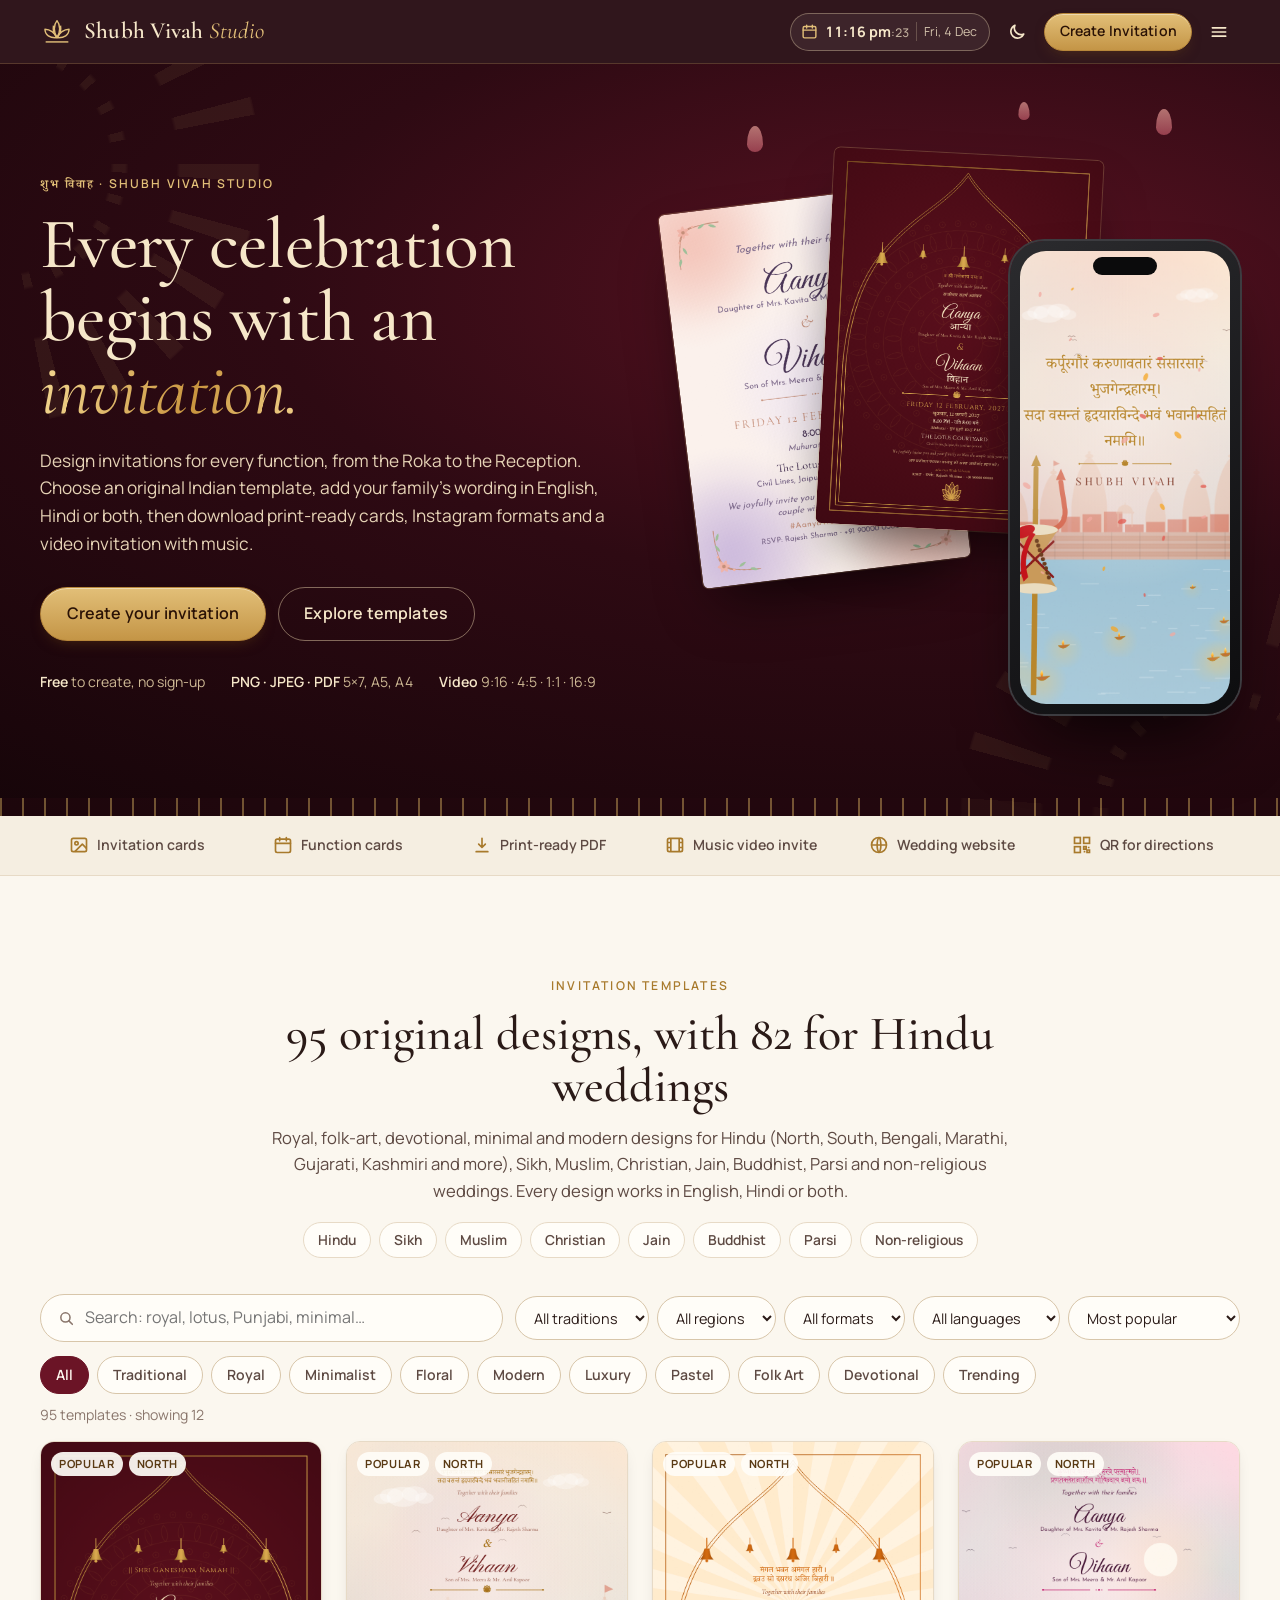
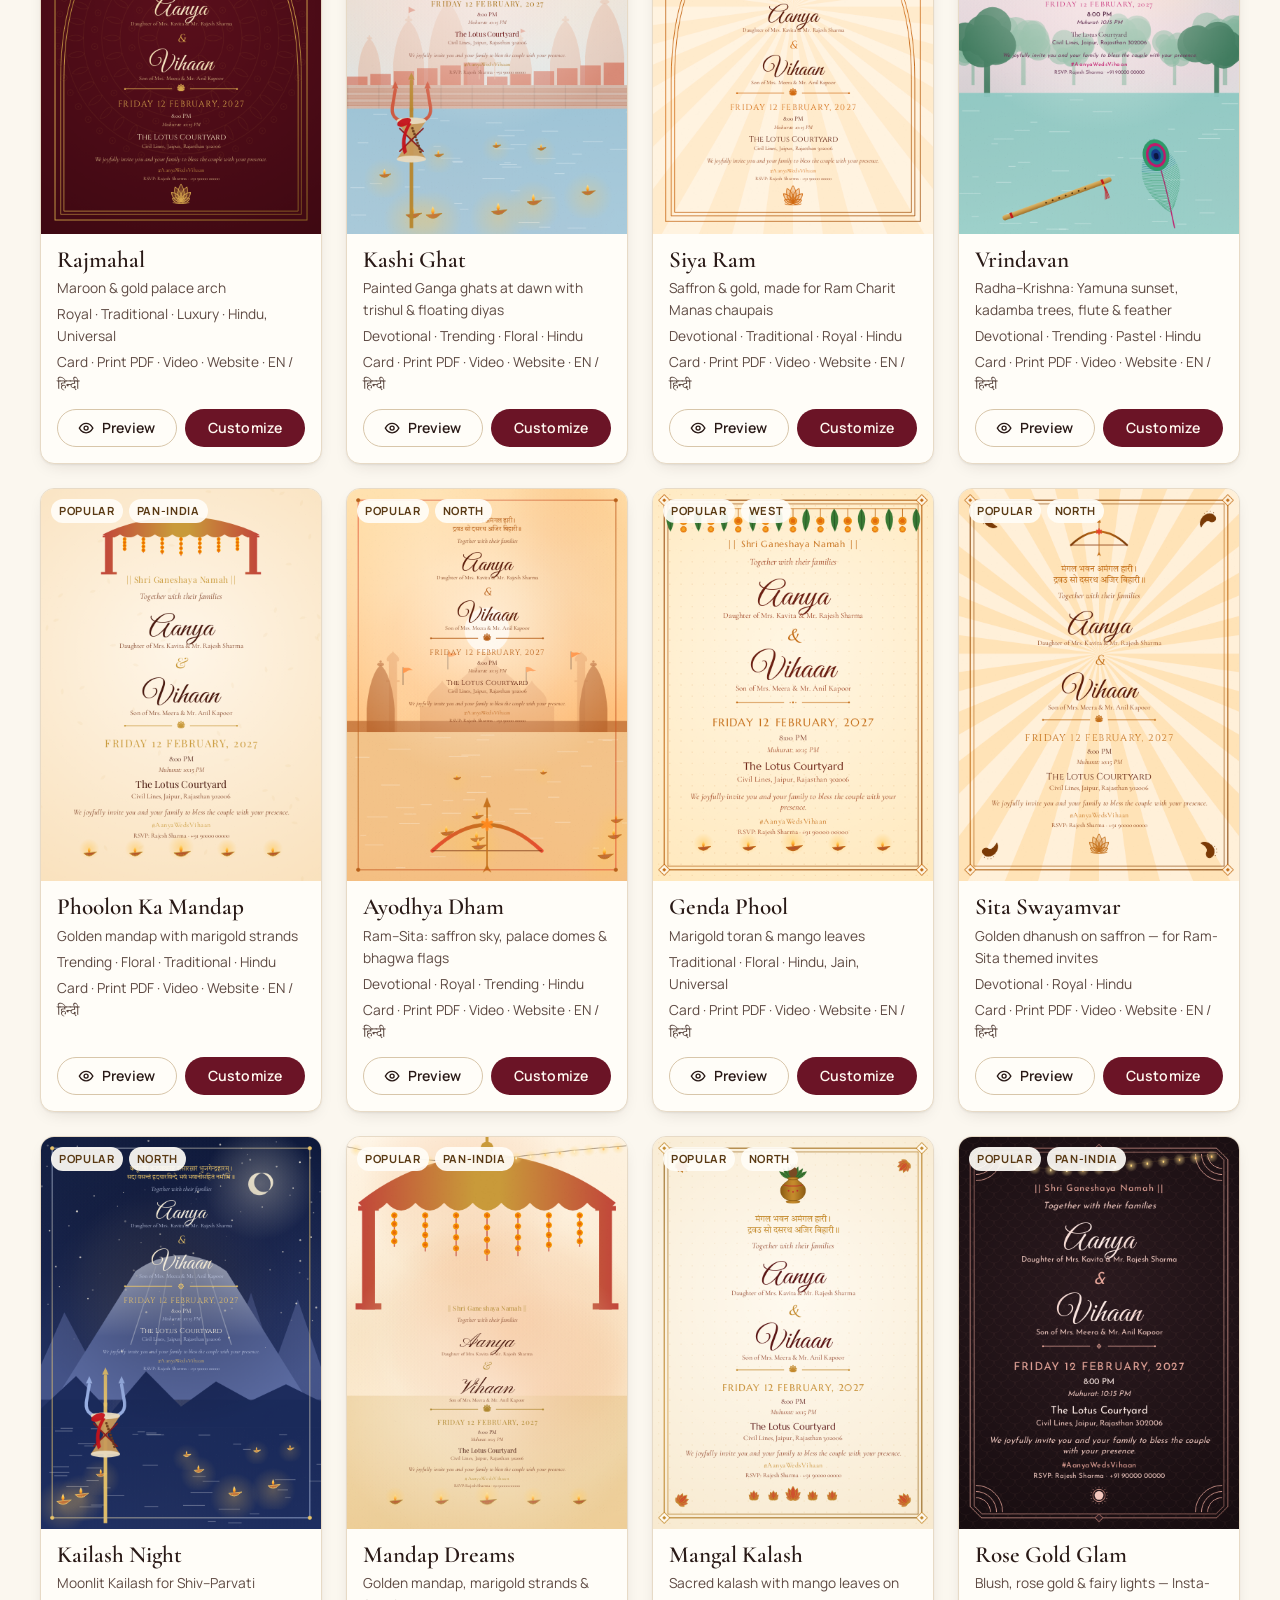
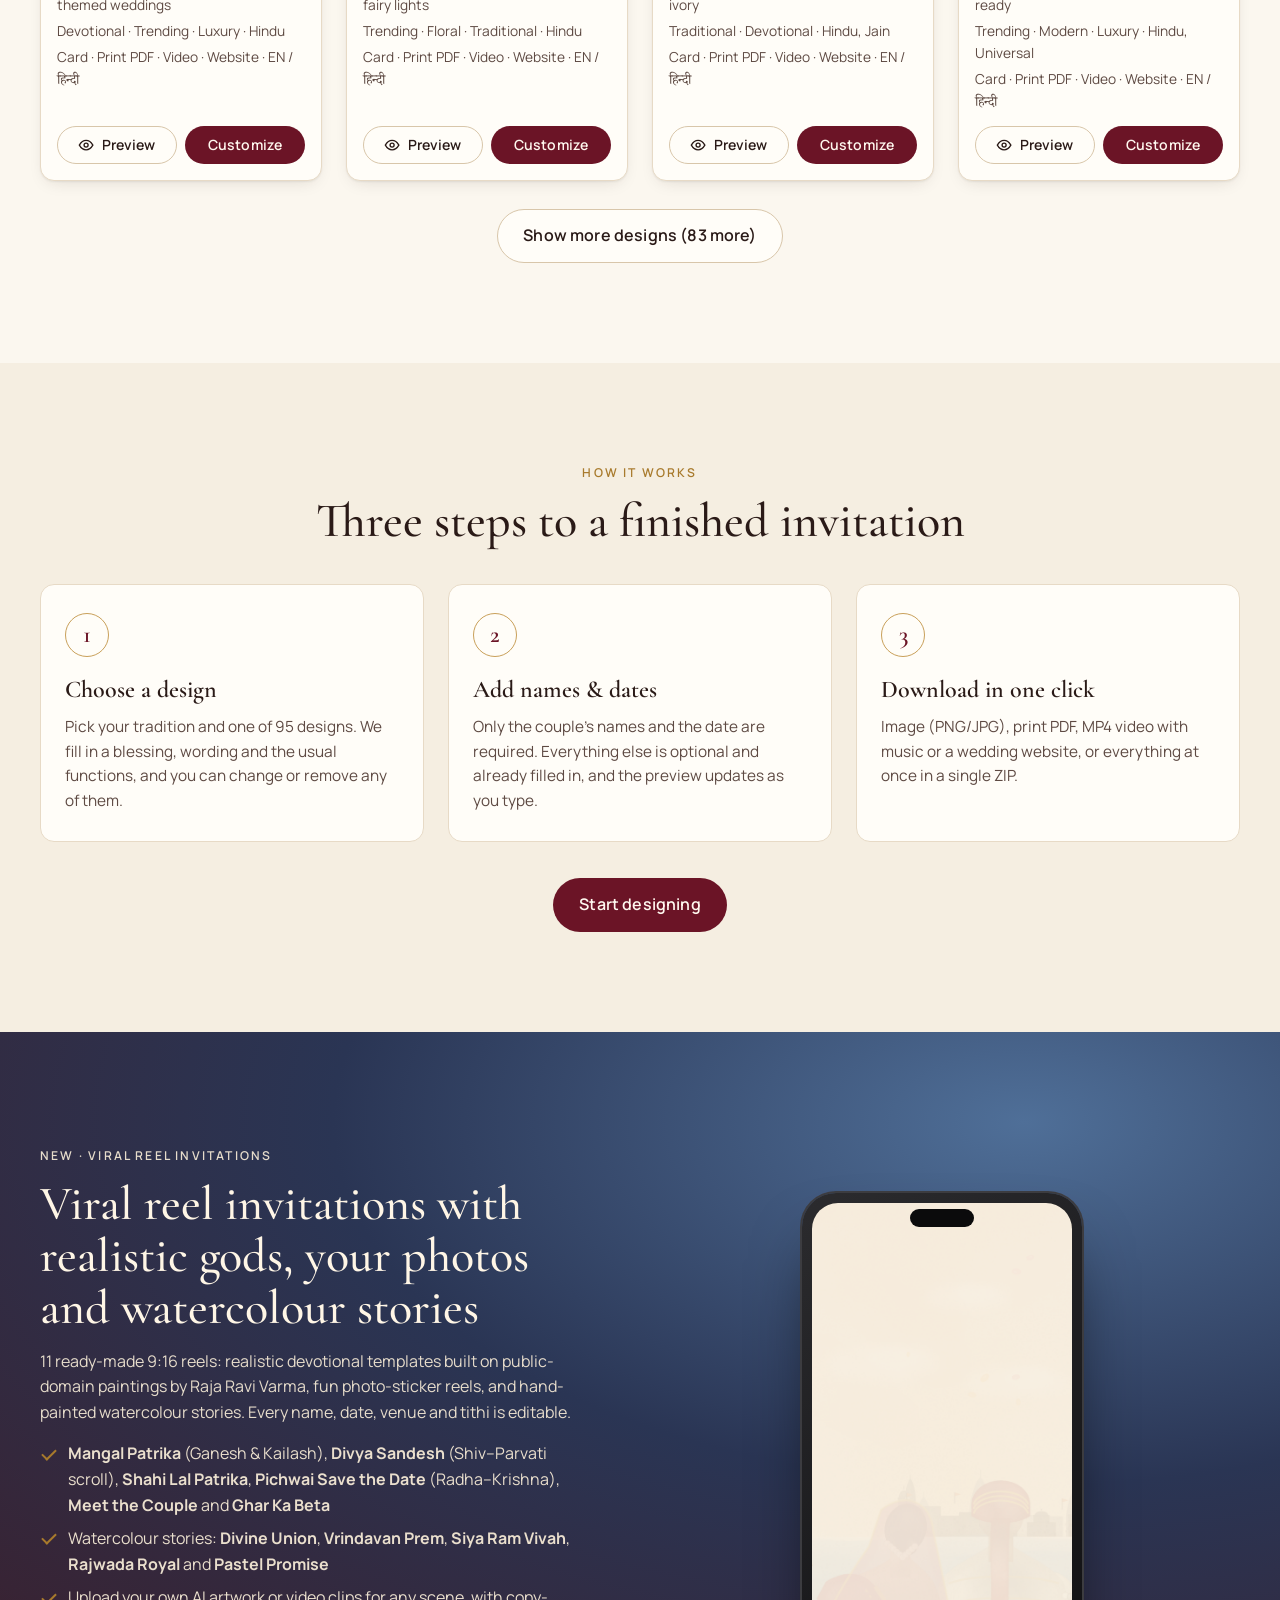
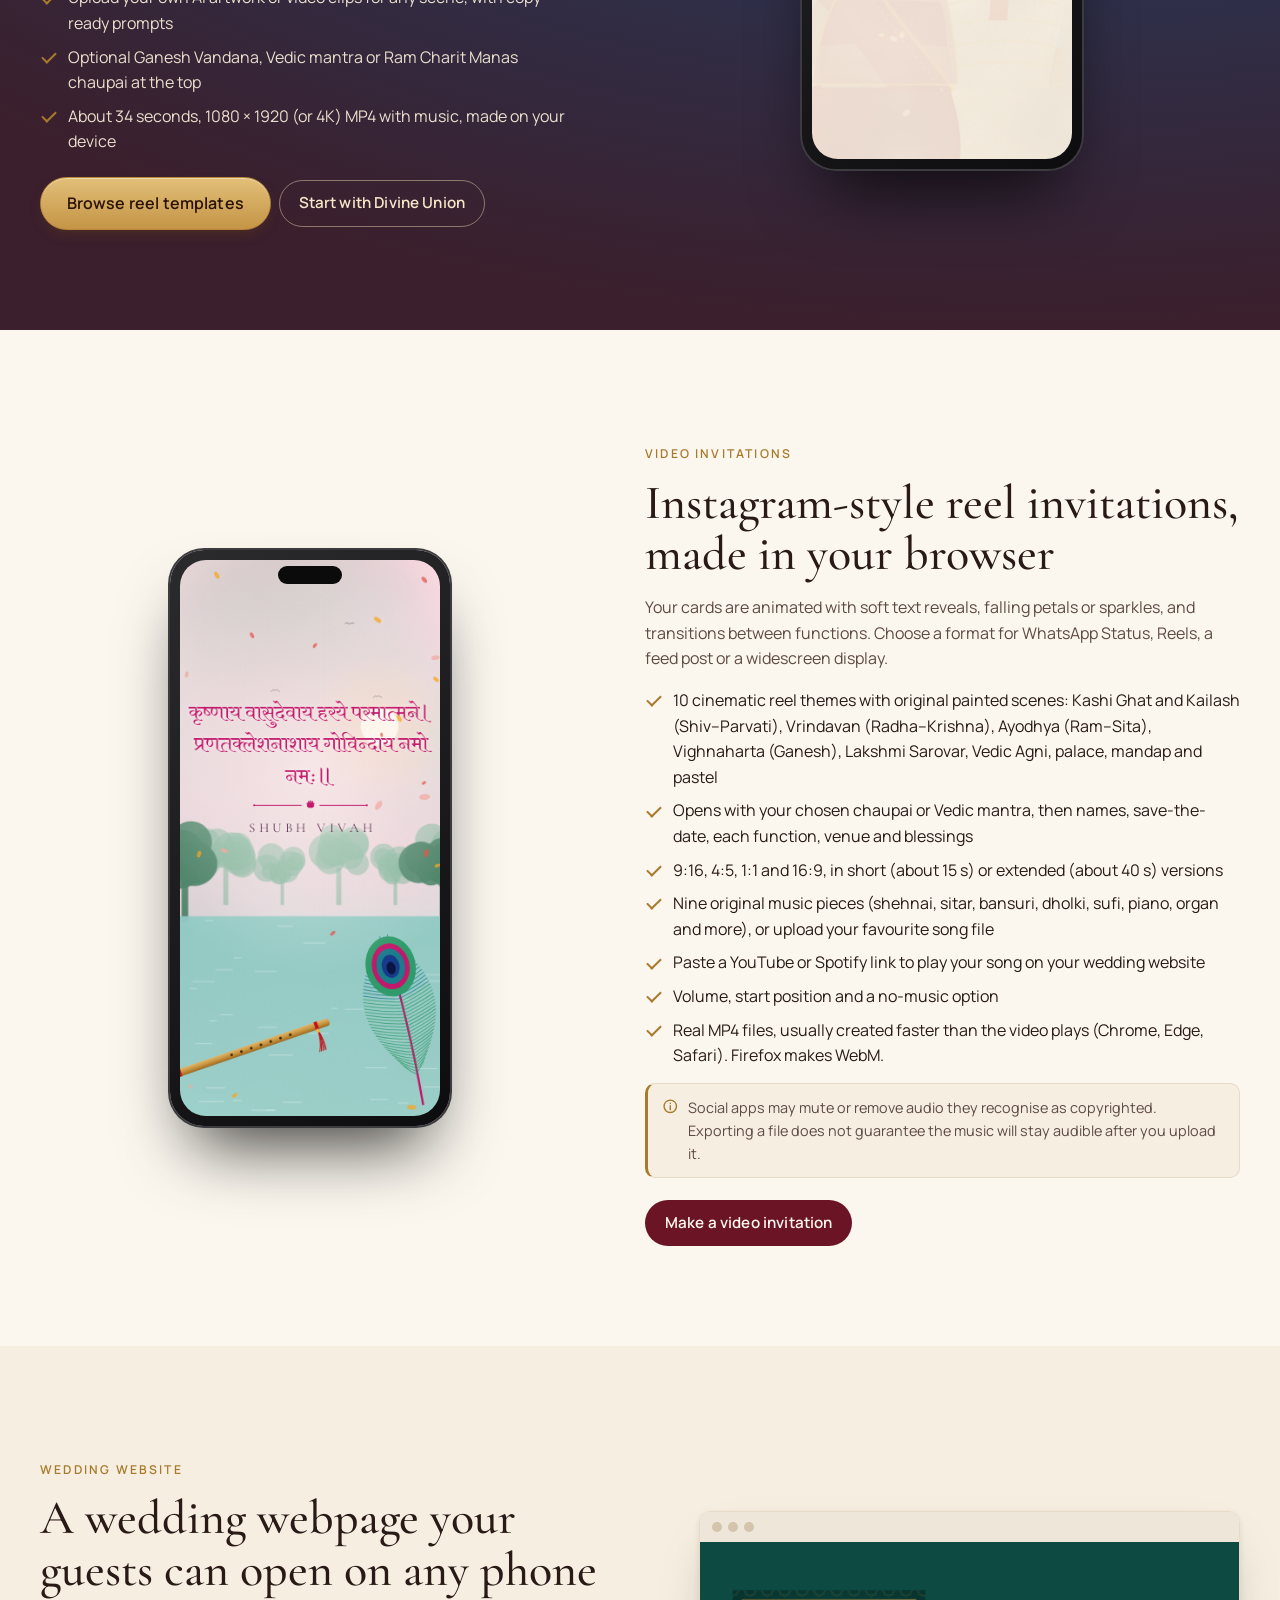
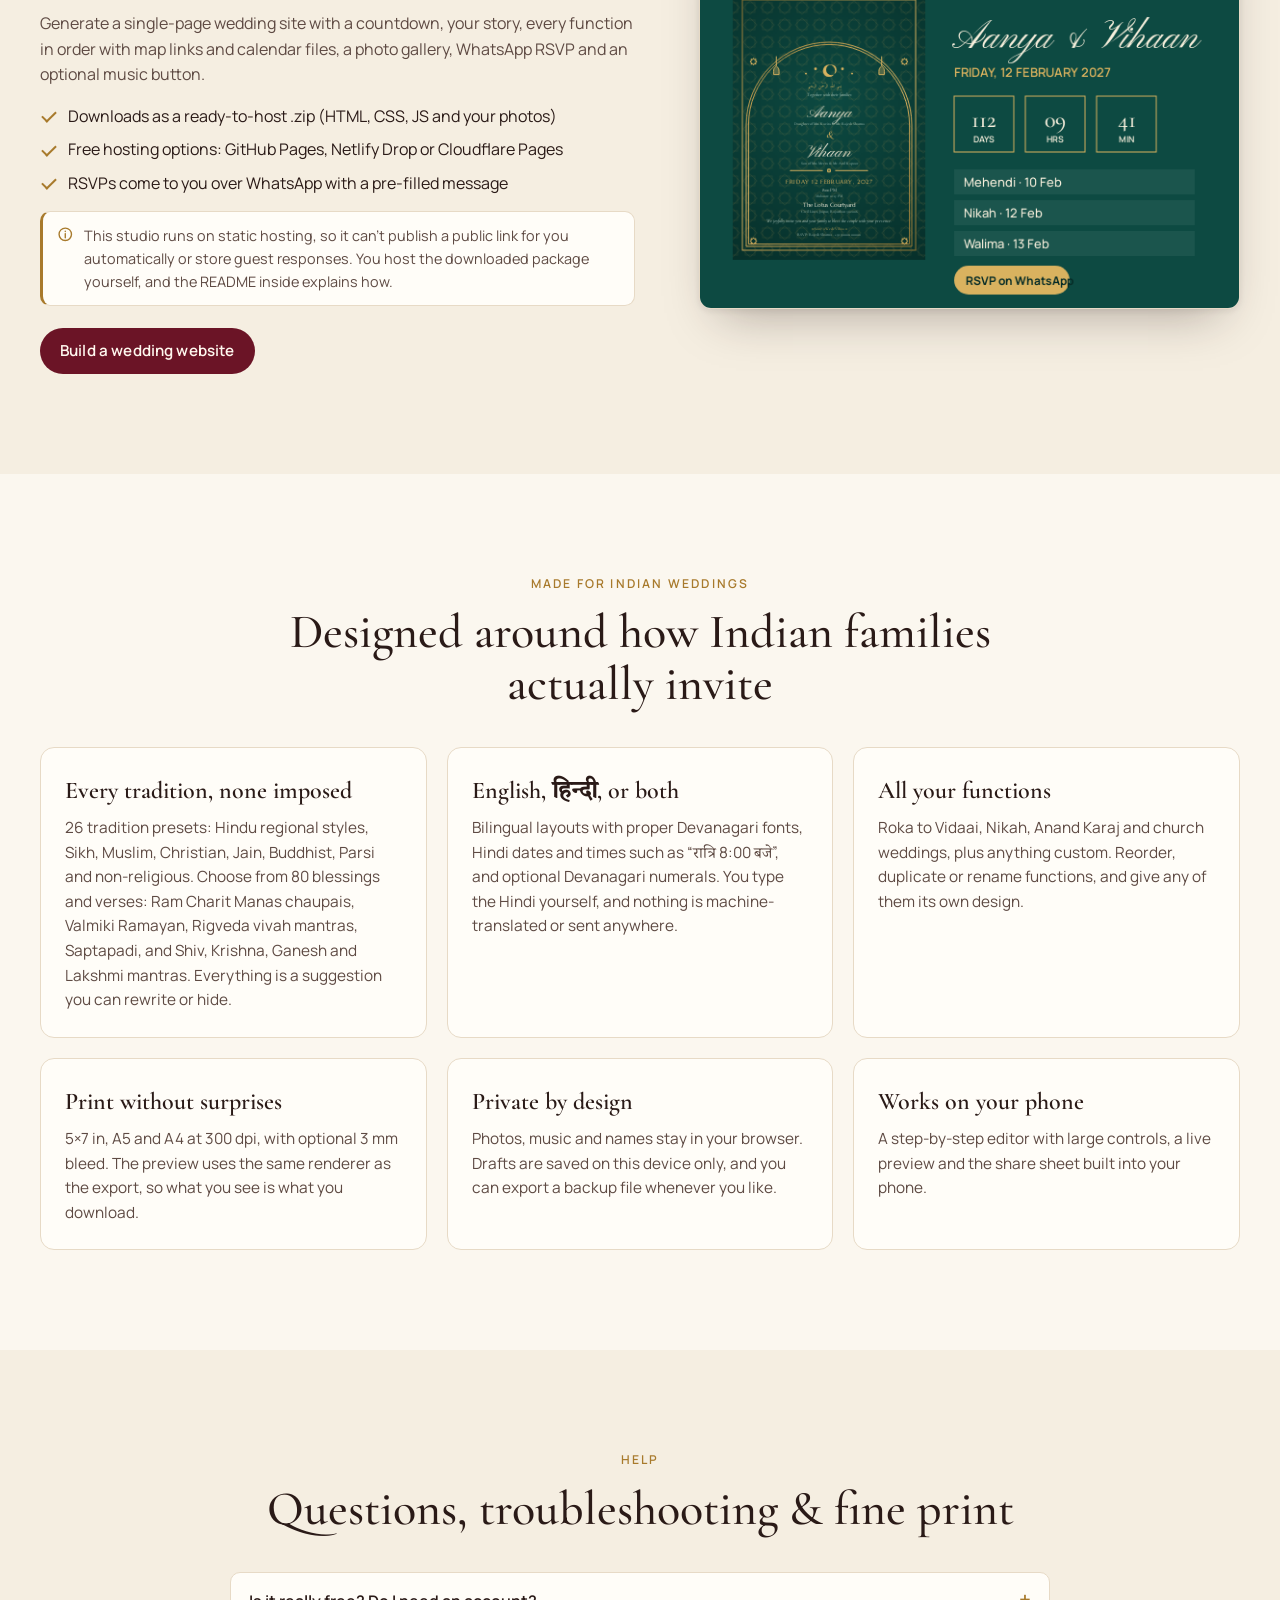
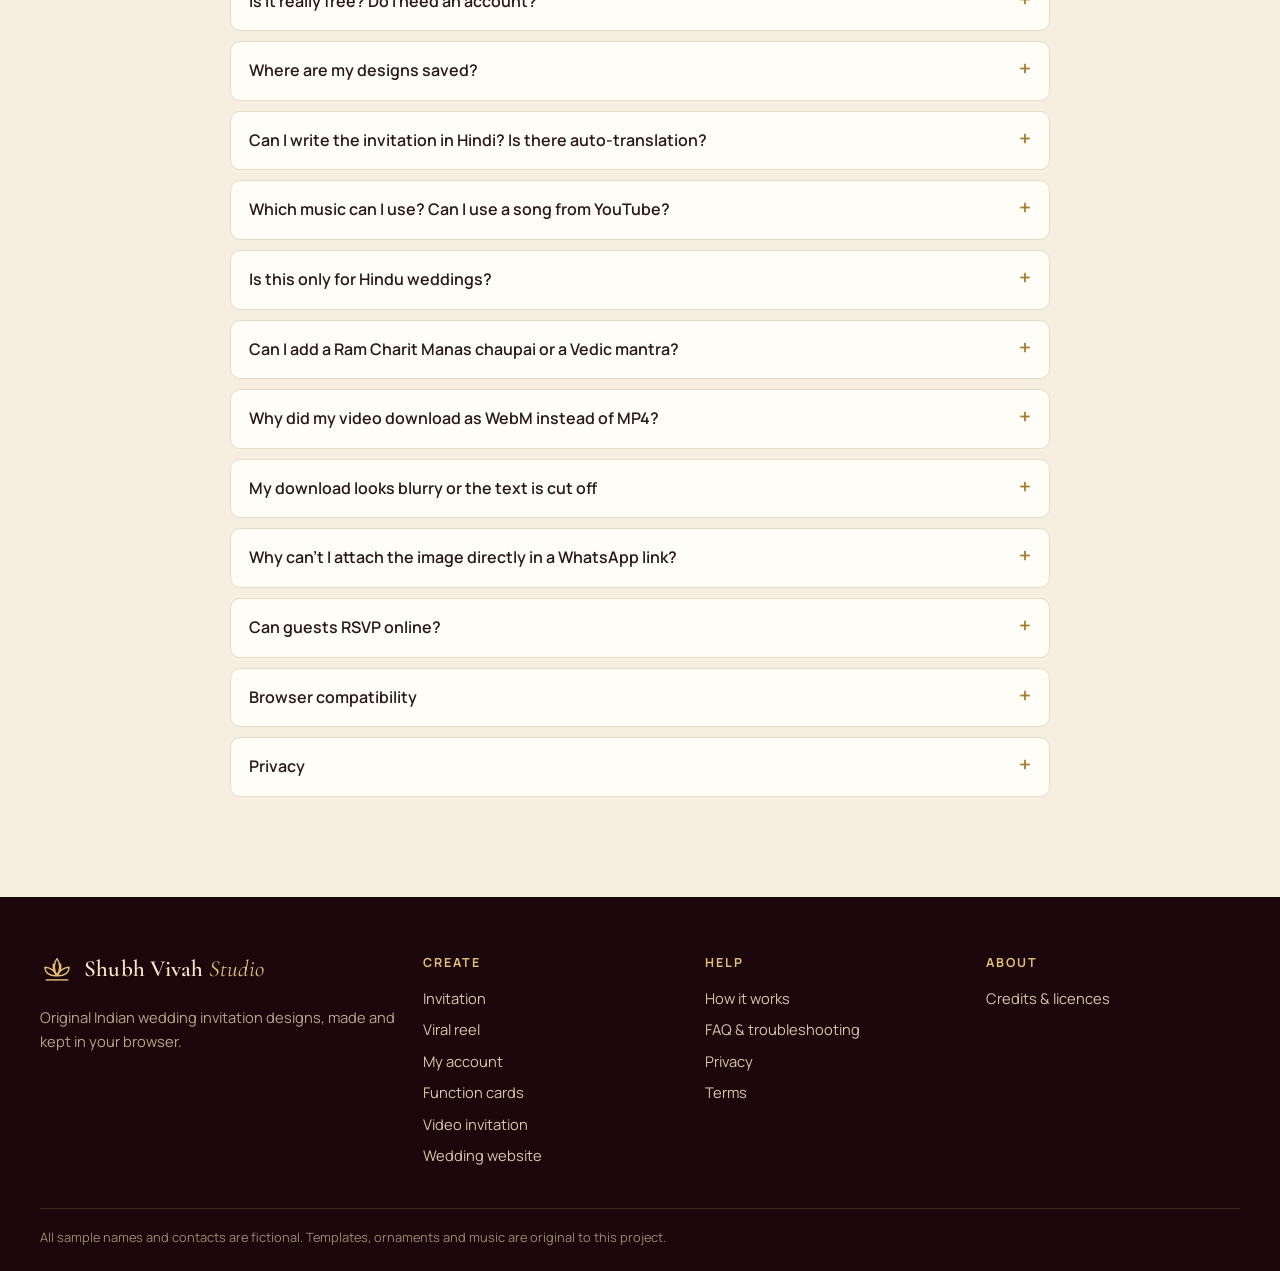
<file: index.html>
<!doctype html>
<html lang="en" data-theme="light">
<head>
<meta charset="utf-8">
<meta name="viewport" content="width=device-width, initial-scale=1, viewport-fit=cover">
<title>Shubh Vivah Studio — Indian Wedding Invitation Maker</title>
<meta name="description" content="Design personalised Indian wedding invitations for every function — Haldi, Mehendi, Sangeet, Pheras, Nikah, Anand Karaj, Reception and more. English, Hindi or bilingual. Download PNG, print-ready PDF, music video invitations and a wedding website. Free, no sign-up.">
<meta name="theme-color" content="#2a0a12">
<link rel="icon" href="icons/favicon.svg" type="image/svg+xml">
<link rel="icon" href="icons/favicon-32.png" sizes="32x32" type="image/png">
<link rel="apple-touch-icon" href="icons/apple-touch-icon.png">
<link rel="manifest" href="site.webmanifest">
<meta property="og:type" content="website">
<meta property="og:title" content="Shubh Vivah Studio — Every Celebration Begins With an Invitation">
<meta property="og:description" content="Create beautiful Indian wedding invitations, function cards, music video invites and a wedding website — free, in your browser.">
<meta property="og:image" content="assets/og-image.png">
<meta property="og:image:width" content="1200">
<meta property="og:image:height" content="630">
<meta name="twitter:card" content="summary_large_image">
<link rel="stylesheet" href="styles/fonts.css">
<link rel="stylesheet" href="styles/main.css">
<script src="vendor/qrcode.js" defer></script>
<script type="module" src="scripts/app.js"></script>
</head>
<body>
<a class="skip" href="#main">Skip to content</a>

<svg width="0" height="0" style="position:absolute" aria-hidden="true">
  <defs>
    <symbol id="i-lotus" viewBox="0 0 48 48"><g fill="none" stroke="currentColor" stroke-width="2" stroke-linejoin="round"><path d="M24 8c5 6 5 16 0 24-5-8-5-18 0-24z"/><path d="M24 32c-3-7-10-12-17-12 0 8 7 13 17 12z"/><path d="M24 32c3-7 10-12 17-12 0 8-7 13-17 12z"/><path d="M24 32c-4-4-6-11-5-17M24 32c4-4 6-11 5-17"/><path d="M8 38h32"/></g></symbol>
    <symbol id="i-menu" viewBox="0 0 24 24"><path d="M4 7h16M4 12h16M4 17h16" stroke="currentColor" stroke-width="2" stroke-linecap="round" fill="none"/></symbol>
    <symbol id="i-x" viewBox="0 0 24 24"><path d="M6 6l12 12M18 6L6 18" stroke="currentColor" stroke-width="2" stroke-linecap="round" fill="none"/></symbol>
    <symbol id="i-left" viewBox="0 0 24 24"><path d="M15 6l-6 6 6 6" stroke="currentColor" stroke-width="2" stroke-linecap="round" stroke-linejoin="round" fill="none"/></symbol>
    <symbol id="i-right" viewBox="0 0 24 24"><path d="M9 6l6 6-6 6" stroke="currentColor" stroke-width="2" stroke-linecap="round" stroke-linejoin="round" fill="none"/></symbol>
    <symbol id="i-up" viewBox="0 0 24 24"><path d="M6 15l6-6 6 6" stroke="currentColor" stroke-width="2" stroke-linecap="round" stroke-linejoin="round" fill="none"/></symbol>
    <symbol id="i-down" viewBox="0 0 24 24"><path d="M6 9l6 6 6-6" stroke="currentColor" stroke-width="2" stroke-linecap="round" stroke-linejoin="round" fill="none"/></symbol>
    <symbol id="i-undo" viewBox="0 0 24 24"><path d="M9 14L4 9l5-5M4 9h10a6 6 0 010 12h-3" stroke="currentColor" stroke-width="2" stroke-linecap="round" stroke-linejoin="round" fill="none"/></symbol>
    <symbol id="i-redo" viewBox="0 0 24 24"><path d="M15 14l5-5-5-5M20 9H10a6 6 0 000 12h3" stroke="currentColor" stroke-width="2" stroke-linecap="round" stroke-linejoin="round" fill="none"/></symbol>
    <symbol id="i-save" viewBox="0 0 24 24"><g fill="none" stroke="currentColor" stroke-width="2" stroke-linejoin="round"><path d="M5 4h11l3 3v13H5z"/><path d="M8 4v5h7V4M8 20v-6h8v6"/></g></symbol>
    <symbol id="i-download" viewBox="0 0 24 24"><path d="M12 4v11m0 0l-4-4m4 4l4-4M5 20h14" stroke="currentColor" stroke-width="2" stroke-linecap="round" stroke-linejoin="round" fill="none"/></symbol>
    <symbol id="i-share" viewBox="0 0 24 24"><g fill="none" stroke="currentColor" stroke-width="2" stroke-linecap="round"><circle cx="18" cy="5" r="2.5"/><circle cx="6" cy="12" r="2.5"/><circle cx="18" cy="19" r="2.5"/><path d="M8.2 10.8l7.6-4.4M8.2 13.2l7.6 4.4"/></g></symbol>
    <symbol id="i-copy" viewBox="0 0 24 24"><g fill="none" stroke="currentColor" stroke-width="2" stroke-linejoin="round"><rect x="8" y="8" width="12" height="12" rx="2"/><path d="M16 8V5a1 1 0 00-1-1H5a1 1 0 00-1 1v10a1 1 0 001 1h3"/></g></symbol>
    <symbol id="i-trash" viewBox="0 0 24 24"><path d="M4 7h16M10 11v6M14 11v6M6 7l1 13h10l1-13M9 7V4h6v3" stroke="currentColor" stroke-width="2" stroke-linecap="round" stroke-linejoin="round" fill="none"/></symbol>
    <symbol id="i-plus" viewBox="0 0 24 24"><path d="M12 5v14M5 12h14" stroke="currentColor" stroke-width="2" stroke-linecap="round" fill="none"/></symbol>
    <symbol id="i-image" viewBox="0 0 24 24"><g fill="none" stroke="currentColor" stroke-width="2" stroke-linejoin="round"><rect x="3" y="4" width="18" height="16" rx="2"/><circle cx="9" cy="10" r="2"/><path d="M21 16l-5-5-9 9"/></g></symbol>
    <symbol id="i-music" viewBox="0 0 24 24"><g fill="none" stroke="currentColor" stroke-width="2" stroke-linejoin="round"><path d="M9 18V5l11-2v13"/><circle cx="6" cy="18" r="3"/><circle cx="17" cy="16" r="3"/></g></symbol>
    <symbol id="i-play" viewBox="0 0 24 24"><path d="M7 4l13 8-13 8z" fill="currentColor"/></symbol>
    <symbol id="i-pause" viewBox="0 0 24 24"><path d="M7 4h4v16H7zM13 4h4v16h-4z" fill="currentColor"/></symbol>
    <symbol id="i-eye" viewBox="0 0 24 24"><g fill="none" stroke="currentColor" stroke-width="2"><path d="M2 12s4-7 10-7 10 7 10 7-4 7-10 7S2 12 2 12z"/><circle cx="12" cy="12" r="3"/></g></symbol>
    <symbol id="i-search" viewBox="0 0 24 24"><g fill="none" stroke="currentColor" stroke-width="2" stroke-linecap="round"><circle cx="11" cy="11" r="6"/><path d="M20 20l-4.5-4.5"/></g></symbol>
    <symbol id="i-check" viewBox="0 0 24 24"><path d="M5 12l5 5 9-10" stroke="currentColor" stroke-width="2.4" stroke-linecap="round" stroke-linejoin="round" fill="none"/></symbol>
    <symbol id="i-sun" viewBox="0 0 24 24"><g fill="none" stroke="currentColor" stroke-width="2" stroke-linecap="round"><circle cx="12" cy="12" r="4"/><path d="M12 2v2M12 20v2M4.9 4.9l1.4 1.4M17.7 17.7l1.4 1.4M2 12h2M20 12h2M4.9 19.1l1.4-1.4M17.7 6.3l1.4-1.4"/></g></symbol>
    <symbol id="i-moon" viewBox="0 0 24 24"><path d="M20 14.5A8 8 0 019.5 4 8 8 0 1020 14.5z" fill="none" stroke="currentColor" stroke-width="2" stroke-linejoin="round"/></symbol>
    <symbol id="i-chat" viewBox="0 0 24 24"><path d="M4 20l1.5-4A8 8 0 1112 20a8 8 0 01-4-1z" fill="none" stroke="currentColor" stroke-width="2" stroke-linejoin="round"/></symbol>
    <symbol id="i-qr" viewBox="0 0 24 24"><g fill="none" stroke="currentColor" stroke-width="2"><rect x="3" y="3" width="7" height="7"/><rect x="14" y="3" width="7" height="7"/><rect x="3" y="14" width="7" height="7"/><path d="M14 14h3v3h-3zM18 18h3v3h-3zM14 20h2M20 14v2"/></g></symbol>
    <symbol id="i-film" viewBox="0 0 24 24"><g fill="none" stroke="currentColor" stroke-width="2"><rect x="3" y="4" width="18" height="16" rx="2"/><path d="M7 4v16M17 4v16M3 9h4M3 15h4M17 9h4M17 15h4"/></g></symbol>
    <symbol id="i-globe" viewBox="0 0 24 24"><g fill="none" stroke="currentColor" stroke-width="2"><circle cx="12" cy="12" r="9"/><path d="M3 12h18M12 3c3 3 3 15 0 18M12 3c-3 3-3 15 0 18"/></g></symbol>
    <symbol id="i-edit" viewBox="0 0 24 24"><path d="M4 20h4L19 9l-4-4L4 16zM14 6l4 4" fill="none" stroke="currentColor" stroke-width="2" stroke-linejoin="round"/></symbol>
    <symbol id="i-upload" viewBox="0 0 24 24"><path d="M12 16V5m0 0L8 9m4-4l4 4M5 20h14" stroke="currentColor" stroke-width="2" stroke-linecap="round" stroke-linejoin="round" fill="none"/></symbol>
    <symbol id="i-sparkle" viewBox="0 0 24 24"><path d="M12 3l2 6 6 2-6 2-2 6-2-6-6-2 6-2z" fill="none" stroke="currentColor" stroke-width="2" stroke-linejoin="round"/></symbol>
    <symbol id="i-info" viewBox="0 0 24 24"><g fill="none" stroke="currentColor" stroke-width="2" stroke-linecap="round"><circle cx="12" cy="12" r="9"/><path d="M12 11v6M12 7.5v.5"/></g></symbol>
    <symbol id="i-user" viewBox="0 0 24 24"><g fill="none" stroke="currentColor" stroke-width="2" stroke-linecap="round"><circle cx="12" cy="8" r="4"/><path d="M4 21c1.5-4 4.5-6 8-6s6.5 2 8 6"/></g></symbol>
    <symbol id="i-cal" viewBox="0 0 24 24"><g fill="none" stroke="currentColor" stroke-width="2" stroke-linecap="round"><rect x="3" y="5" width="18" height="16" rx="2"/><path d="M3 10h18M8 3v4M16 3v4"/></g></symbol>
  </defs>
</svg>

<header class="site-header" id="top">
  <div class="wrap header-row">
    <a class="brand" href="#home" aria-label="Shubh Vivah Studio home">
      <svg class="brand-mark" aria-hidden="true"><use href="#i-lotus"/></svg>
      <span class="brand-name">Shubh Vivah <em>Studio</em></span>
    </a>
    <nav class="main-nav" id="main-nav" aria-label="Main">
      <a href="#home" data-nav="home">Home</a>
      <a href="#templates" data-nav="templates">Templates</a>
      <a href="#/studio" data-nav="studio">Create Invitation</a>
      <a href="#/reels" data-nav="reels">Viral Reels <span class="nav-new">New</span></a>
      <a href="#video" data-nav="video">Video Invitations</a>
      <a href="#website" data-nav="website">Wedding Website</a>
      <a href="#/designs" data-nav="designs">My Designs</a>
      <a href="#/account" data-nav="account">My Account</a>
      <a href="#help" data-nav="help">How It Works</a>
    </nav>
    <div class="header-actions">
      <button class="icon-btn" id="theme-toggle" type="button" aria-label="Switch to dark theme" title="Light / dark workspace">
        <svg aria-hidden="true"><use href="#i-moon"/></svg>
      </button>
      <a class="btn btn-gold btn-sm header-cta" href="#/studio">Create Invitation</a>
      <button class="icon-btn menu-btn" id="menu-btn" type="button" aria-expanded="false" aria-controls="main-nav" aria-label="Open menu">
        <svg aria-hidden="true"><use href="#i-menu"/></svg>
      </button>
    </div>
  </div>
</header>

<main id="main" tabindex="-1">
<!-- ============ HOME ============ -->
<div id="view-home" class="view">
  <section class="hero" id="home" aria-labelledby="hero-title">
    <div class="hero-ornament hero-ornament-l" aria-hidden="true"></div>
    <div class="hero-ornament hero-ornament-r" aria-hidden="true"></div>
    <div class="wrap hero-grid">
      <div class="hero-copy">
        <p class="eyebrow">शुभ विवाह · Shubh Vivah Studio</p>
        <h1 id="hero-title">Every celebration begins with an <span class="gold-ink">invitation.</span></h1>
        <p class="lede">Design invitations for every function, from the Roka to the Reception. Choose an original Indian template, add your family's wording in English, Hindi or both, then download print-ready cards, Instagram formats and a video invitation with music.</p>
        <div class="hero-ctas">
          <a class="btn btn-gold btn-lg" href="#/studio">Create your invitation</a>
          <a class="btn btn-ghost-light btn-lg" href="#templates">Explore templates</a>
        </div>
        <ul class="hero-facts" aria-label="Highlights">
          <li><strong>Free</strong> to create, no sign-up</li>
          <li><strong>PNG · JPEG · PDF</strong> 5×7, A5, A4</li>
          <li><strong>Video</strong> 9:16 · 4:5 · 1:1 · 16:9</li>
        </ul>
      </div>
      <div class="hero-stage" aria-label="Sample invitations">
        <canvas class="hero-card hero-card-1" width="420" height="588" aria-hidden="true"></canvas>
        <canvas class="hero-card hero-card-2" width="420" height="588" aria-hidden="true"></canvas>
        <div class="phone" role="img" aria-label="A sample video invitation playing on a phone">
          <div class="phone-notch"></div>
          <canvas class="phone-screen" id="hero-phone" width="360" height="640"></canvas>
        </div>
        <span class="float-petal p1" aria-hidden="true"></span><span class="float-petal p2" aria-hidden="true"></span><span class="float-petal p3" aria-hidden="true"></span>
      </div>
    </div>
  </section>

  <section class="strip" aria-label="What you can make">
    <div class="wrap strip-row">
      <div><svg aria-hidden="true"><use href="#i-image"/></svg><span>Invitation cards</span></div>
      <div><svg aria-hidden="true"><use href="#i-cal"/></svg><span>Function cards</span></div>
      <div><svg aria-hidden="true"><use href="#i-download"/></svg><span>Print-ready PDF</span></div>
      <div><svg aria-hidden="true"><use href="#i-film"/></svg><span>Music video invite</span></div>
      <div><svg aria-hidden="true"><use href="#i-globe"/></svg><span>Wedding website</span></div>
      <div><svg aria-hidden="true"><use href="#i-qr"/></svg><span>QR for directions</span></div>
    </div>
  </section>

  <section class="section" id="templates" aria-labelledby="tpl-title">
    <div class="wrap">
      <div class="section-head">
        <p class="eyebrow dark">Invitation templates</p>
        <h2 id="tpl-title">95 original designs, with 82 for Hindu weddings</h2>
        <p class="sub">Royal, folk-art, devotional, minimal and modern designs for Hindu (North, South, Bengali, Marathi, Gujarati, Kashmiri and more), Sikh, Muslim, Christian, Jain, Buddhist, Parsi and non-religious weddings. Every design works in English, Hindi or both.</p>
        <div class="trad-strip" aria-label="Supported traditions"><span>Hindu</span><span>Sikh</span><span>Muslim</span><span>Christian</span><span>Jain</span><span>Buddhist</span><span>Parsi</span><span>Non-religious</span></div>
      </div>
      <div class="gallery-tools">
        <label class="search">
          <svg aria-hidden="true"><use href="#i-search"/></svg>
          <span class="sr">Search templates</span>
          <input type="search" id="tpl-search" placeholder="Search: royal, lotus, Punjabi, minimal…" autocomplete="off">
        </label>
        <div class="filters">
          <label><span class="sr">Culture</span><select id="f-culture"><option value="">All traditions</option></select></label>
          <label><span class="sr">Region</span><select id="f-region"><option value="">All regions</option></select></label>
          <label><span class="sr">Format</span><select id="f-format"><option value="">All formats</option><option>Card</option><option>Print PDF</option><option>Video</option><option>Website</option></select></label>
          <label><span class="sr">Language</span><select id="f-lang"><option value="">All languages</option><option value="en">English</option><option value="hi">Hindi</option><option value="bi">English + Hindi</option></select></label>
          <label><span class="sr">Sort</span><select id="f-sort"><option value="popular">Most popular</option><option value="name">Name A–Z</option><option value="dark">Dark designs first</option><option value="light">Light designs first</option></select></label>
        </div>
      </div>
      <div class="chips" id="f-cats" role="group" aria-label="Style"></div>
      <p class="result-count" id="tpl-count" aria-live="polite"></p>
      <div class="tpl-grid" id="tpl-grid"></div>
      <div class="load-more" id="tpl-more" hidden><button class="btn btn-outline btn-lg" type="button" id="tpl-more-btn">Show more designs</button></div>
      <div class="empty" id="tpl-empty" hidden>
        <p>No templates match those filters.</p>
        <button class="btn btn-outline" type="button" id="tpl-reset">Clear filters</button>
      </div>
    </div>
  </section>

  <section class="section section-ivory" aria-labelledby="how-title" id="help">
    <div class="wrap">
      <div class="section-head">
        <p class="eyebrow dark">How it works</p>
        <h2 id="how-title">Three steps to a finished invitation</h2>
      </div>
      <ol class="steps3">
        <li><span class="n">1</span><h3>Choose a design</h3><p>Pick your tradition and one of 95 designs. We fill in a blessing, wording and the usual functions, and you can change or remove any of them.</p></li>
        <li><span class="n">2</span><h3>Add names &amp; dates</h3><p>Only the couple's names and the date are required. Everything else is optional and already filled in, and the preview updates as you type.</p></li>
        <li><span class="n">3</span><h3>Download in one click</h3><p>Image (PNG/JPG), print PDF, MP4 video with music or a wedding website, or everything at once in a single ZIP.</p></li>
      </ol>
      <div class="cta-center"><a class="btn btn-maroon btn-lg" href="#/studio">Start designing</a></div>
    </div>
  </section>

  <section class="section reel-promo" id="viral" aria-labelledby="viral-title">
    <div class="wrap split-grid">
      <div class="split-copy">
        <p class="eyebrow">New · Viral reel invitations</p>
        <h2 id="viral-title">Viral reel invitations with realistic gods, your photos and watercolour stories</h2>
        <p>11 ready-made 9:16 reels: realistic devotional templates built on public-domain paintings by Raja Ravi Varma, fun photo-sticker reels, and hand-painted watercolour stories. Every name, date, venue and tithi is editable.</p>
        <ul class="ticks">
          <li><strong>Mangal Patrika</strong> (Ganesh &amp; Kailash), <strong>Divya Sandesh</strong> (Shiv–Parvati scroll), <strong>Shahi Lal Patrika</strong>, <strong>Pichwai Save the Date</strong> (Radha–Krishna), <strong>Meet the Couple</strong> and <strong>Ghar Ka Beta</strong></li>
          <li>Watercolour stories: <strong>Divine Union</strong>, <strong>Vrindavan Prem</strong>, <strong>Siya Ram Vivah</strong>, <strong>Rajwada Royal</strong> and <strong>Pastel Promise</strong></li>
          <li>Upload your own AI artwork or video clips for any scene, with copy-ready prompts</li>
          <li>Optional Ganesh Vandana, Vedic mantra or Ram Charit Manas chaupai at the top</li>
          <li>About 34 seconds, 1080 × 1920 (or 4K) MP4 with music, made on your device</li>
        </ul>
        <div class="inline"><a class="btn btn-gold btn-lg" href="#/reels">Browse reel templates</a><a class="btn btn-ghost-light" href="#/reel?new=divine-union">Start with Divine Union</a></div>
      </div>
      <div class="split-media">
        <div class="phone phone-lg" role="img" aria-label="Divine Union reel playing">
          <div class="phone-notch"></div>
          <canvas class="phone-screen" id="reel-phone" width="360" height="640"></canvas>
        </div>
      </div>
    </div>
  </section>

  <section class="section split" id="video" aria-labelledby="video-title">
    <div class="wrap split-grid">
      <div class="split-media">
        <div class="phone phone-lg" role="img" aria-label="Example video invitation">
          <div class="phone-notch"></div>
          <canvas class="phone-screen" id="video-phone" width="360" height="640"></canvas>
        </div>
      </div>
      <div class="split-copy">
        <p class="eyebrow dark">Video invitations</p>
        <h2 id="video-title">Instagram-style reel invitations, made in your browser</h2>
        <p>Your cards are animated with soft text reveals, falling petals or sparkles, and transitions between functions. Choose a format for WhatsApp Status, Reels, a feed post or a widescreen display.</p>
        <ul class="ticks">
          <li>10 cinematic reel themes with original painted scenes: Kashi Ghat and Kailash (Shiv–Parvati), Vrindavan (Radha–Krishna), Ayodhya (Ram–Sita), Vighnaharta (Ganesh), Lakshmi Sarovar, Vedic Agni, palace, mandap and pastel</li>
          <li>Opens with your chosen chaupai or Vedic mantra, then names, save-the-date, each function, venue and blessings</li>
          <li>9:16, 4:5, 1:1 and 16:9, in short (about 15 s) or extended (about 40 s) versions</li>
          <li>Nine original music pieces (shehnai, sitar, bansuri, dholki, sufi, piano, organ and more), or upload your favourite song file</li>
          <li>Paste a YouTube or Spotify link to play your song on your wedding website</li>
          <li>Volume, start position and a no-music option</li>
          <li>Real MP4 files, usually created faster than the video plays (Chrome, Edge, Safari). Firefox makes WebM.</li>
        </ul>
        <p class="note"><svg aria-hidden="true"><use href="#i-info"/></svg>Social apps may mute or remove audio they recognise as copyrighted. Exporting a file does not guarantee the music will stay audible after you upload it.</p>
        <a class="btn btn-maroon" href="#/studio?step=4">Make a video invitation</a>
      </div>
    </div>
  </section>

  <section class="section section-ivory split" id="website" aria-labelledby="site-title">
    <div class="wrap split-grid reverse">
      <div class="split-copy">
        <p class="eyebrow dark">Wedding website</p>
        <h2 id="site-title">A wedding webpage your guests can open on any phone</h2>
        <p>Generate a single-page wedding site with a countdown, your story, every function in order with map links and calendar files, a photo gallery, WhatsApp RSVP and an optional music button.</p>
        <ul class="ticks">
          <li>Downloads as a ready-to-host .zip (HTML, CSS, JS and your photos)</li>
          <li>Free hosting options: GitHub Pages, Netlify Drop or Cloudflare Pages</li>
          <li>RSVPs come to you over WhatsApp with a pre-filled message</li>
        </ul>
        <p class="note"><svg aria-hidden="true"><use href="#i-info"/></svg>This studio runs on static hosting, so it can't publish a public link for you automatically or store guest responses. You host the downloaded package yourself, and the README inside explains how.</p>
        <a class="btn btn-maroon" href="#/studio?step=5">Build a wedding website</a>
      </div>
      <div class="split-media"><div class="browser-mock" aria-hidden="true"><div class="bm-bar"><i></i><i></i><i></i></div><canvas id="site-mock" width="560" height="380"></canvas></div></div>
    </div>
  </section>

  <section class="section" aria-labelledby="feat-title">
    <div class="wrap">
      <div class="section-head"><p class="eyebrow dark">Made for Indian weddings</p><h2 id="feat-title">Designed around how Indian families actually invite</h2></div>
      <div class="features">
        <article><h3>Every tradition, none imposed</h3><p>26 tradition presets: Hindu regional styles, Sikh, Muslim, Christian, Jain, Buddhist, Parsi and non-religious. Choose from 80 blessings and verses: Ram Charit Manas chaupais, Valmiki Ramayan, Rigveda vivah mantras, Saptapadi, and Shiv, Krishna, Ganesh and Lakshmi mantras. Everything is a suggestion you can rewrite or hide.</p></article>
        <article><h3>English, हिन्दी, or both</h3><p>Bilingual layouts with proper Devanagari fonts, Hindi dates and times such as “रात्रि 8:00 बजे”, and optional Devanagari numerals. You type the Hindi yourself, and nothing is machine-translated or sent anywhere.</p></article>
        <article><h3>All your functions</h3><p>Roka to Vidaai, Nikah, Anand Karaj and church weddings, plus anything custom. Reorder, duplicate or rename functions, and give any of them its own design.</p></article>
        <article><h3>Print without surprises</h3><p>5×7 in, A5 and A4 at 300 dpi, with optional 3 mm bleed. The preview uses the same renderer as the export, so what you see is what you download.</p></article>
        <article><h3>Private by design</h3><p>Photos, music and names stay in your browser. Drafts are saved on this device only, and you can export a backup file whenever you like.</p></article>
        <article><h3>Works on your phone</h3><p>A step-by-step editor with large controls, a live preview and the share sheet built into your phone.</p></article>
      </div>
    </div>
  </section>

  <section class="section section-ivory" aria-labelledby="faq-title">
    <div class="wrap narrow">
      <div class="section-head"><p class="eyebrow dark">Help</p><h2 id="faq-title">Questions, troubleshooting &amp; fine print</h2></div>
      <div class="faq">
        <details><summary>Is it really free? Do I need an account?</summary><p>Yes, it's free, and there is no account. Everything runs in your browser. Drafts are saved locally on this device.</p></details>
        <details><summary>Where are my designs saved?</summary><p>In this browser's local storage (IndexedDB), on this device only. They are <strong>not synced</strong> to your other devices. Clearing site data or using private browsing removes them. Use <em>My Designs → Export backup</em> to keep a copy, and <em>Import</em> to restore it on another device.</p></details>
        <details><summary>Can I write the invitation in Hindi? Is there auto-translation?</summary><p>You can write in English, Hindi, or both. There is <strong>no automatic translation</strong>. You type or paste the Hindi wording yourself (manual mode, works offline). We supply editable Hindi phrases for common lines. More scripts (Bengali, Marathi, Gujarati, Punjabi, Tamil, Telugu, Kannada, Malayalam) can be added later because the app is built for it.</p></details>
        <details><summary>Which music can I use? Can I use a song from YouTube?</summary><p>Choose one of nine original tracks composed for this site (free to use), or upload a song file <strong>you have the right to use</strong>. You can also paste a YouTube or Spotify link: the song then plays on your <em>wedding website</em> through the official player. We can't copy audio from YouTube or Spotify into the MP4, because their terms forbid downloading and most film songs are copyrighted. To use a popular song in your video, download the MP4 without music and add the song from Instagram's or WhatsApp's own music library when you post.</p></details>
        <details><summary>Is this only for Hindu weddings?</summary><p>No. There are presets for Hindu weddings (North Indian, Tamil, Telugu, Malayali, Kannada, Marathi, Gujarati, Bengali, Odia, Assamese, Bihari, Rajasthani, Kashmiri) and for Sikh, Muslim, Christian, Jain, Buddhist, Parsi and non-religious weddings. Each sets a suitable blessing, functions and design, and you can change everything.</p></details>
        <details><summary>Can I add a Ram Charit Manas chaupai or a Vedic mantra?</summary><p>Yes. In <em>Your details → Blessing, mantra or verse</em>, choose from wedding chaupais and dohas from the Bal Kand (for example “मंगल भवन अमंगल हारी” or “सिय रघुबीर बिबाहु…”) or Vedic vivah mantras (मङ्गलं भगवान् विष्णुः, Rigveda 10.85 “इहैव स्तं…”, Saptapadi, Gayatri), each with transliteration and meaning. In <em>Style &amp; music</em>, the video can open with the verse shown large. You can also type your own verse.</p></details>
        <details><summary>Why did my video download as WebM instead of MP4?</summary><p>Chrome, Edge and Safari build a true MP4 with the browser's video encoder, usually faster than the video plays. Firefox can only make WebM. WhatsApp and Instagram accept MP4 most reliably, so if you get WebM, open the site in Chrome, Edge or Safari.</p></details>
        <details><summary>My download looks blurry or the text is cut off</summary><p>Exports render at full resolution (for example 1500 × 2100 px for 5×7 in at 300 dpi), not as a screenshot of the preview. Text is shrunk automatically so it never runs past the frame. If the preview shows a “text was shortened” notice, reduce the wording or hide some optional lines in <em>Customize → Visibility</em>. If downloads don't start on iPhone, use <em>Share</em> instead, or long-press the image to save it.</p></details>
        <details><summary>Why can't I attach the image directly in a WhatsApp link?</summary><p>WhatsApp links can only carry text. To send the image or video, use the <em>Share</em> button, which opens your phone's share sheet where it's supported, or download the file and attach it in WhatsApp.</p></details>
        <details><summary>Can guests RSVP online?</summary><p>The static version gives you a WhatsApp RSVP link with a pre-filled message, plus your phone and email. Online RSVP forms that collect and sync responses need a backend or a form service, so they're not included and we don't pretend otherwise.</p></details>
        <details><summary>Browser compatibility</summary><p>Works in current Chrome, Edge, Firefox and Safari (desktop and mobile). PNG, JPEG and PDF export work everywhere. Video export needs MediaRecorder: MP4 in recent Chrome, Edge and Safari, WebM in Firefox. Sharing files through the share sheet is supported on most phones and some desktop browsers. Otherwise, download and attach the file.</p></details>
        <details id="privacy-note"><summary>Privacy</summary><p>This site has no server-side code, analytics or trackers. Your names, photos, audio and wording are processed in your browser and are never uploaded. The only network requests are for this site's own files. Fonts are bundled locally. See the full <a href="privacy.html">privacy notice</a> and <a href="terms.html">terms of use</a>.</p></details>
      </div>
    </div>
  </section>
</div>

<!-- ============ STUDIO ============ -->
<div id="view-studio" class="view studio" hidden>
  <div class="studio-bar">
    <div class="sb-left">
      <a class="icon-btn" href="#home" aria-label="Back to home"><svg aria-hidden="true"><use href="#i-left"/></svg></a>
      <label class="design-name"><span class="sr">Design name</span><input id="design-name" type="text" maxlength="60"></label>
      <span class="save-state" id="save-state" aria-live="polite"></span>
    </div>
    <div class="sb-right">
      <button class="icon-btn" id="btn-undo" type="button" aria-label="Undo" title="Undo (Ctrl+Z)"><svg aria-hidden="true"><use href="#i-undo"/></svg></button>
      <button class="icon-btn" id="btn-redo" type="button" aria-label="Redo" title="Redo (Ctrl+Shift+Z)"><svg aria-hidden="true"><use href="#i-redo"/></svg></button>
      <div class="seg" role="group" aria-label="Editor mode">
        <button type="button" data-mode="easy" aria-pressed="true">Easy</button>
        <button type="button" data-mode="advanced" aria-pressed="false">Advanced</button>
      </div>
      <button class="btn btn-outline btn-sm" id="btn-save" type="button"><svg aria-hidden="true"><use href="#i-save"/></svg><span>Save draft</span></button>
    </div>
  </div>
  <nav class="stepper" id="stepper" aria-label="Invitation steps"></nav>
  <div class="studio-body">
    <section class="panel" id="panel" aria-live="off"></section>
    <section class="stage" id="stage" aria-label="Live preview">
      <div class="stage-top">
        <div class="page-tabs" id="page-tabs" role="tablist" aria-label="Pages"></div>
        <label class="fmt-pick"><span class="sr">Preview format</span><select id="stage-format"></select></label>
      </div>
      <div class="stage-canvas" id="stage-canvas-wrap">
        <canvas id="stage-canvas" aria-label="Invitation preview" role="img"></canvas>
        <div class="stage-overlay" id="stage-overlay" hidden></div>
      </div>
      <p class="stage-note" id="stage-note" role="status"></p>
      <button class="btn btn-maroon stage-close" id="stage-close" type="button">Back to editing</button>
    </section>
  </div>
  <button class="btn btn-gold preview-fab" id="preview-fab" type="button"><svg aria-hidden="true"><use href="#i-eye"/></svg>Preview</button>
</div>

<!-- ============ VIRAL REELS ============ -->
<div id="view-reels" class="view" hidden>
  <section class="section">
    <div class="wrap">
      <div class="section-head left">
        <p class="eyebrow dark">Viral reel invitations</p>
        <h2>Watercolour wedding stories</h2>
        <p class="sub">Choose a template, type your names and functions, and download a 9:16 MP4 for Instagram Reels, WhatsApp Status and YouTube Shorts. Realistic deities come from public-domain paintings by Raja Ravi Varma, or from your own uploaded photos, AI images or clips.</p>
      </div>
      <div id="reel-tpls"></div>
      <p class="note" style="margin-top:24px"><svg aria-hidden="true"><use href="#i-info"/></svg><span>Inspired by popular reel invitations. No other creator's artwork, watermark or music is used: the paintings are public domain or CC BY (credited), and animations and music are our own.</span></p>
    </div>
  </section>
</div>

<!-- ============ REEL EDITOR ============ -->
<div id="view-reel" class="view studio" hidden>
  <div class="studio-bar">
    <div class="sb-left">
      <a class="icon-btn" href="#/reels" aria-label="Back to reel templates"><svg aria-hidden="true"><use href="#i-left"/></svg></a>
      <label class="design-name"><span class="sr">Reel name</span><input id="reel-name" type="text" maxlength="60"></label>
      <span class="save-state" id="reel-save" aria-live="polite"></span>
    </div>
  </div>
  <nav class="stepper" id="reel-stepper" aria-label="Reel steps"></nav>
  <div class="studio-body">
    <section class="panel" id="reel-panel"></section>
    <section class="stage reel-stage" aria-label="Reel preview">
      <div class="reel-screen"><canvas id="reel-canvas" width="432" height="768" role="img" aria-label="Reel preview"></canvas></div>
      <div class="reel-ctrl">
        <button type="button" class="btn btn-gold btn-sm" id="reel-play"><svg aria-hidden="true"><use href="#i-play"/></svg>Play</button>
        <input type="range" id="reel-scrub" min="0" max="34" step="0.05" value="0" aria-label="Timeline">
        <span class="muted" id="reel-time">0:00</span>
      </div>
      <div class="chips reel-scenes" id="reel-scenes" aria-label="Scenes"></div>
      <p class="stage-note" id="reel-note" role="status"></p>
    </section>
  </div>
</div>

<!-- ============ MY ACCOUNT ============ -->
<div id="view-account" class="view" hidden>
  <section class="section">
    <div class="wrap narrow">
      <div class="section-head left">
        <p class="eyebrow dark">My account</p>
        <h2>Your saved wedding details</h2>
        <p class="sub">Type your names, families, venue and functions once. Every new invitation, card and reel can be filled in with one tap.</p>
      </div>
      <div id="account-root"></div>
    </div>
  </section>
</div>

<!-- ============ MY DESIGNS ============ -->
<div id="view-designs" class="view" hidden>
  <section class="section">
    <div class="wrap">
      <div class="section-head left">
        <p class="eyebrow dark">My designs</p>
        <h2>Saved on this device</h2>
        <p class="sub">Drafts live in this browser only and aren't synced to other devices. Export a backup to move or keep them safe.</p>
      </div>
      <div class="designs-tools">
        <a class="btn btn-maroon" href="#/studio?new=1"><svg aria-hidden="true"><use href="#i-plus"/></svg>New design</a>
        <label class="btn btn-outline file-btn"><svg aria-hidden="true"><use href="#i-upload"/></svg>Import backup<input type="file" id="import-file" accept=".json,application/json" hidden></label>
        <button class="btn btn-text danger" id="reset-all" type="button"><svg aria-hidden="true"><use href="#i-trash"/></svg>Reset all local data</button>
      </div>
      <div class="designs-grid" id="designs-grid"></div>
      <div class="empty" id="designs-empty" hidden>
        <svg aria-hidden="true"><use href="#i-lotus"/></svg>
        <p>No saved designs yet.</p>
        <a class="btn btn-gold" href="#/studio?new=1">Create your first invitation</a>
      </div>
    </div>
  </section>
</div>
</main>

<footer class="site-footer">
  <div class="wrap footer-grid">
    <div>
      <a class="brand light" href="#home"><svg class="brand-mark" aria-hidden="true"><use href="#i-lotus"/></svg><span class="brand-name">Shubh Vivah <em>Studio</em></span></a>
      <p>Original Indian wedding invitation designs, made and kept in your browser.</p>
    </div>
    <div><h4>Create</h4><a href="#/studio">Invitation</a><a href="#/reels">Viral reel</a><a href="#/account">My account</a><a href="#/studio?step=3">Function cards</a><a href="#/studio?step=4">Video invitation</a><a href="#/studio?step=5">Wedding website</a></div>
    <div><h4>Help</h4><a href="#help">How it works</a><a href="#faq-title">FAQ &amp; troubleshooting</a><a href="privacy.html">Privacy</a><a href="terms.html">Terms</a></div>
    <div><h4>About</h4><a href="ATTRIBUTION.md">Credits &amp; licences</a><a id="feedback-link" href="#" rel="noopener" hidden>Send feedback</a></div>
  </div>
  <p class="wrap fineprint">All sample names and contacts are fictional. Templates, ornaments and music are original to this project.</p>
</footer>

<div class="modal" id="modal" hidden>
  <div class="modal-backdrop" data-close></div>
  <div class="modal-box" role="dialog" aria-modal="true" aria-labelledby="modal-title">
    <button class="icon-btn modal-x" type="button" data-close aria-label="Close"><svg aria-hidden="true"><use href="#i-x"/></svg></button>
    <h2 id="modal-title"></h2>
    <div id="modal-body"></div>
  </div>
</div>
<div class="toasts" id="toasts" aria-live="polite" aria-atomic="false"></div>
<noscript><p class="noscript">Shubh Vivah Studio needs JavaScript to design and export invitations.</p></noscript>
</body>
</html>
</file>
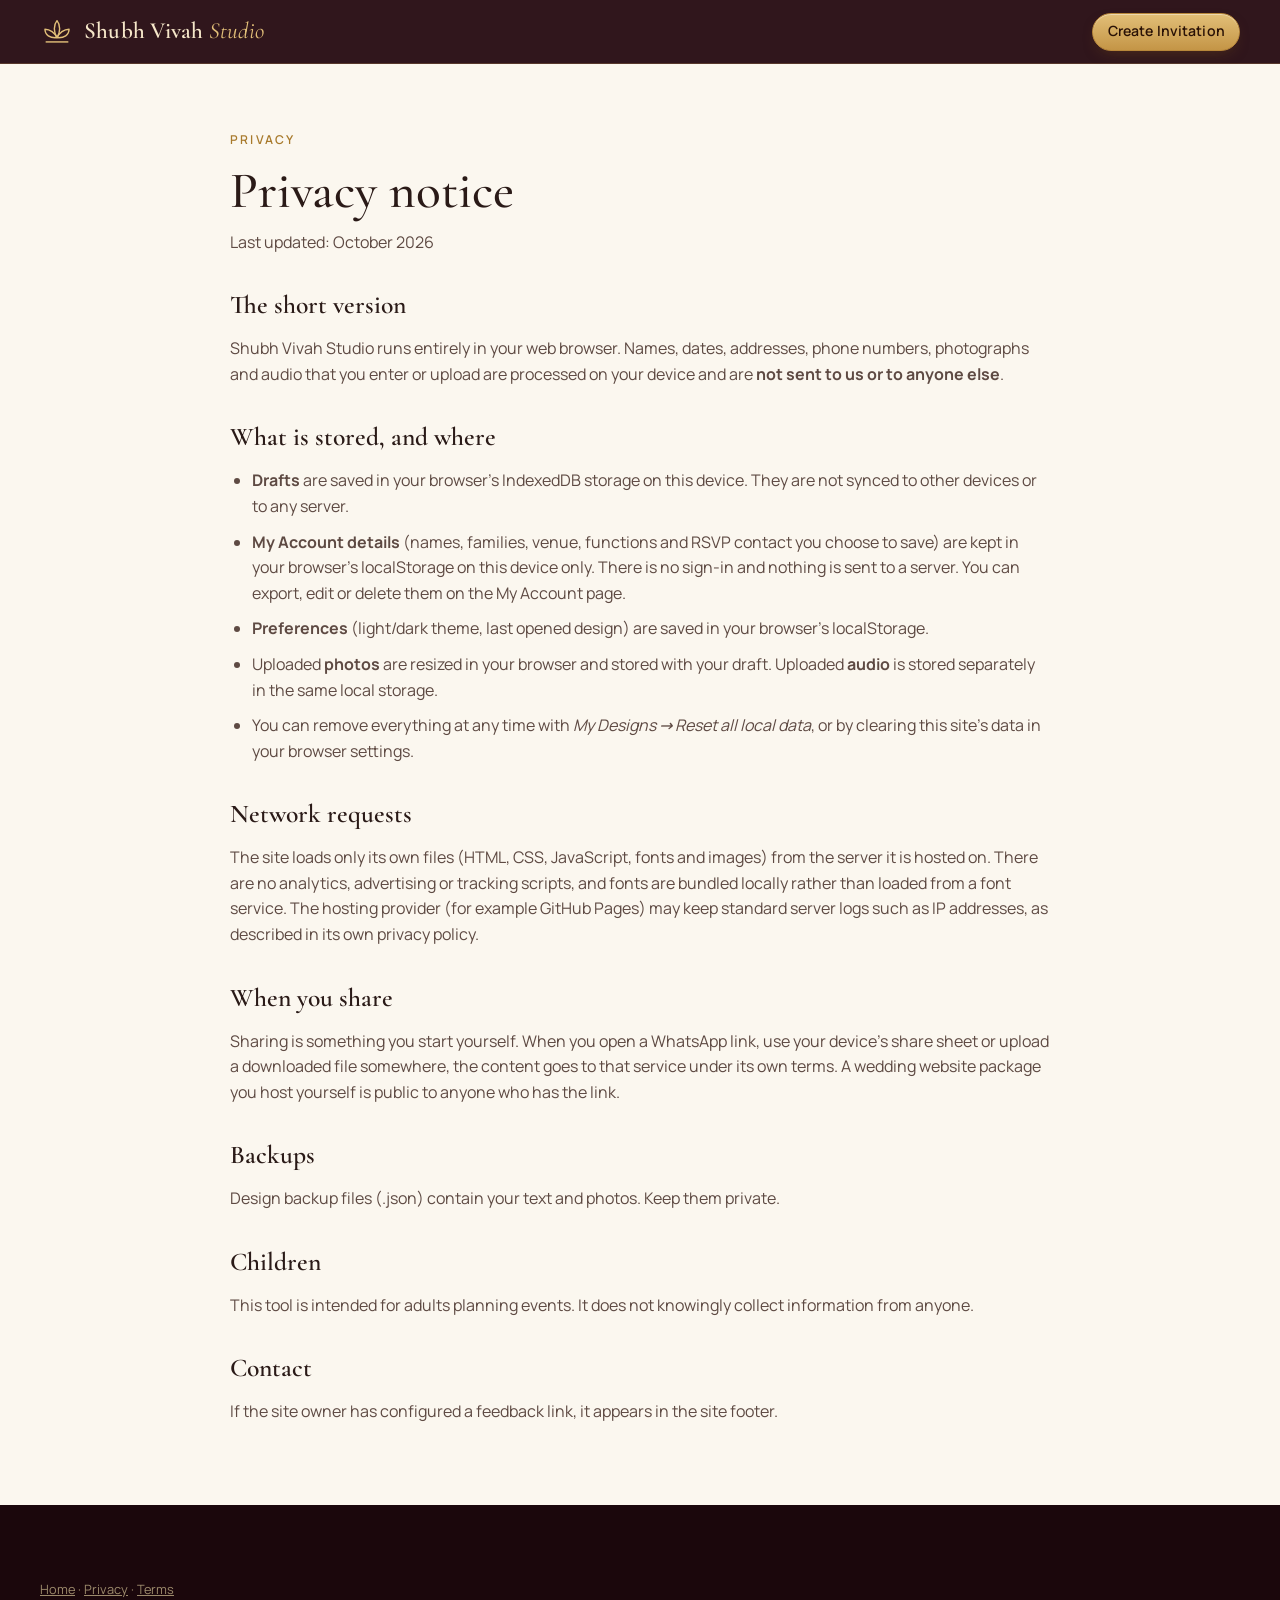
<file: privacy.html>
<!doctype html>
<html lang="en">
<head>
<meta charset="utf-8"><meta name="viewport" content="width=device-width, initial-scale=1">
<title>Privacy notice — Shubh Vivah Studio</title>
<meta name="description" content="How Shubh Vivah Studio handles your information.">
<link rel="icon" href="icons/favicon.svg" type="image/svg+xml">
<link rel="stylesheet" href="styles/fonts.css"><link rel="stylesheet" href="styles/main.css">
<style>.doc{padding:56px 0 80px}.doc h1{font-family:var(--display);font-weight:500;font-size:clamp(2.2rem,5vw,3.2rem);line-height:1.1;margin-bottom:8px}.doc h2{font-family:var(--display);font-weight:600;font-size:1.6rem;margin:30px 0 8px}.doc p,.doc li{color:var(--ink-2);margin-top:10px}.doc ul{padding-left:22px}</style>
</head>
<body>
<header class="site-header"><div class="wrap header-row"><a class="brand" href="./"><svg class="brand-mark" viewBox="0 0 48 48" aria-hidden="true"><g fill="none" stroke="currentColor" stroke-width="2" stroke-linejoin="round"><path d="M24 8c5 6 5 16 0 24-5-8-5-18 0-24z"/><path d="M24 32c-3-7-10-12-17-12 0 8 7 13 17 12z"/><path d="M24 32c3-7 10-12 17-12 0 8-7 13-17 12z"/><path d="M8 38h32"/></g></svg><span class="brand-name">Shubh Vivah <em>Studio</em></span></a><a class="btn btn-gold btn-sm" style="margin-left:auto" href="./#/studio">Create Invitation</a></div></header>
<main class="doc"><div class="wrap narrow">

<p class="eyebrow dark">Privacy</p><h1>Privacy notice</h1>
<p>Last updated: October 2026</p>
<h2>The short version</h2>
<p>Shubh Vivah Studio runs entirely in your web browser. Names, dates, addresses, phone numbers, photographs and audio that you enter or upload are processed on your device and are <strong>not sent to us or to anyone else</strong>.</p>
<h2>What is stored, and where</h2>
<ul>
<li><strong>Drafts</strong> are saved in your browser's IndexedDB storage on this device. They are not synced to other devices or to any server.</li>
<li><strong>My Account details</strong> (names, families, venue, functions and RSVP contact you choose to save) are kept in your browser's localStorage on this device only. There is no sign-in and nothing is sent to a server. You can export, edit or delete them on the My Account page.</li>
<li><strong>Preferences</strong> (light/dark theme, last opened design) are saved in your browser's localStorage.</li>
<li>Uploaded <strong>photos</strong> are resized in your browser and stored with your draft. Uploaded <strong>audio</strong> is stored separately in the same local storage.</li>
<li>You can remove everything at any time with <em>My Designs → Reset all local data</em>, or by clearing this site's data in your browser settings.</li>
</ul>
<h2>Network requests</h2>
<p>The site loads only its own files (HTML, CSS, JavaScript, fonts and images) from the server it is hosted on. There are no analytics, advertising or tracking scripts, and fonts are bundled locally rather than loaded from a font service. The hosting provider (for example GitHub Pages) may keep standard server logs such as IP addresses, as described in its own privacy policy.</p>
<h2>When you share</h2>
<p>Sharing is something you start yourself. When you open a WhatsApp link, use your device's share sheet or upload a downloaded file somewhere, the content goes to that service under its own terms. A wedding website package you host yourself is public to anyone who has the link.</p>
<h2>Backups</h2>
<p>Design backup files (.json) contain your text and photos. Keep them private.</p>
<h2>Children</h2>
<p>This tool is intended for adults planning events. It does not knowingly collect information from anyone.</p>
<h2>Contact</h2>
<p>If the site owner has configured a feedback link, it appears in the site footer.</p>

</div></main>
<footer class="site-footer"><p class="wrap fineprint" style="margin-top:0;border:0"><a href="./" style="color:inherit">Home</a> · <a href="privacy.html" style="color:inherit">Privacy</a> · <a href="terms.html" style="color:inherit">Terms</a></p></footer>
<script>try{document.documentElement.dataset.theme=localStorage.getItem('svs-theme')||'light'}catch(e){}</script>
</body></html>
</file>
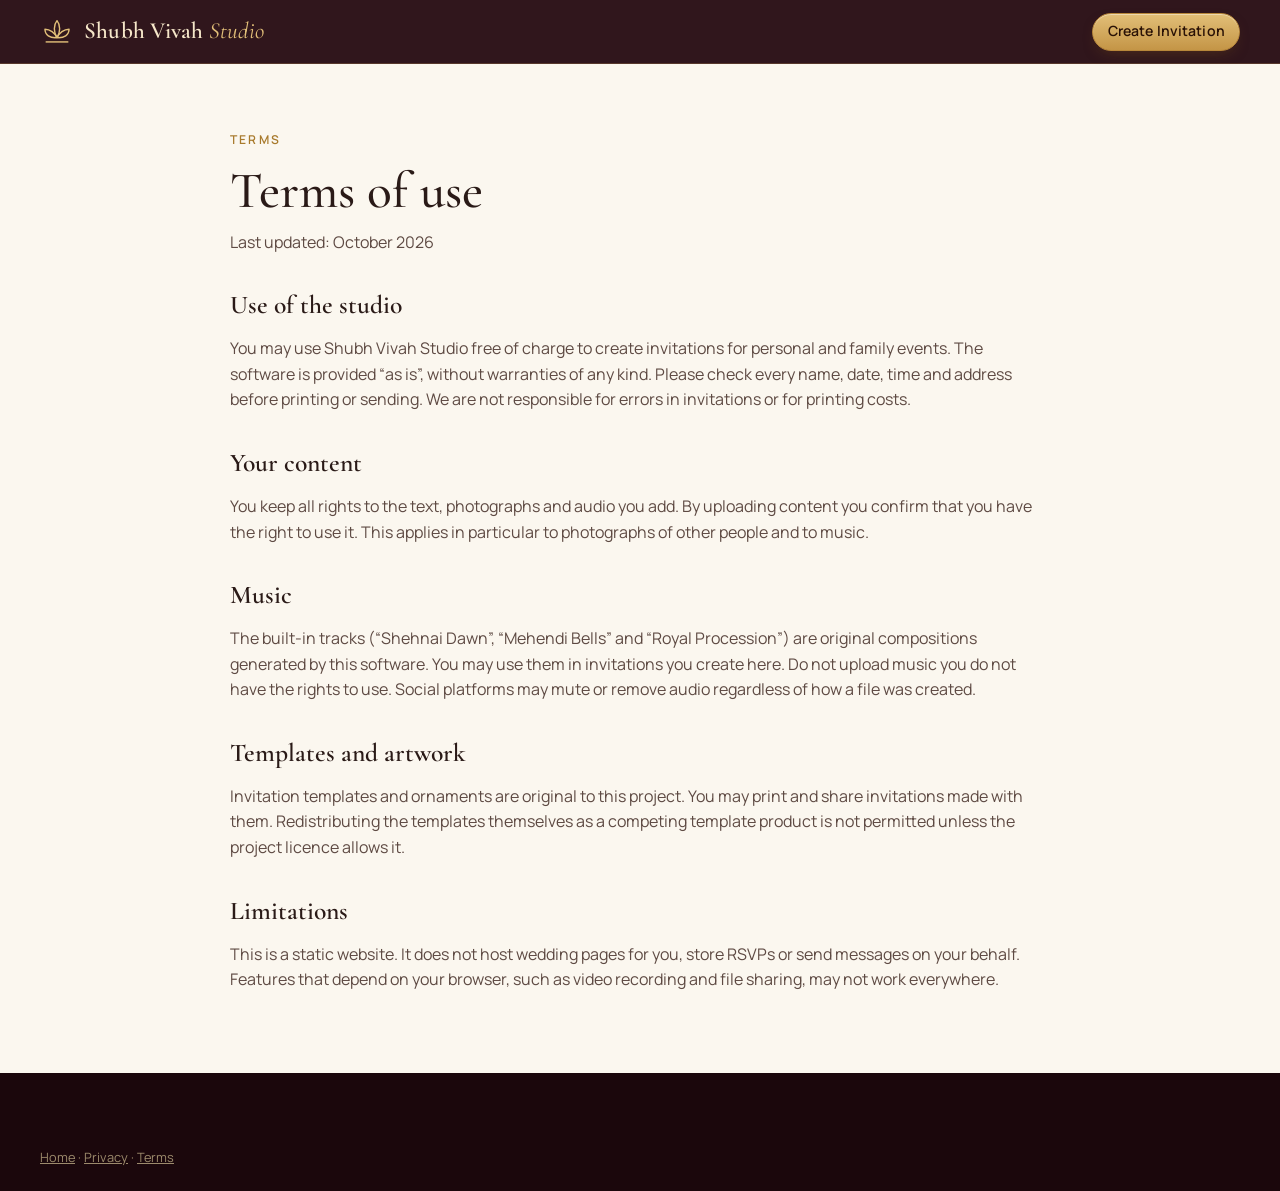
<file: terms.html>
<!doctype html>
<html lang="en">
<head>
<meta charset="utf-8"><meta name="viewport" content="width=device-width, initial-scale=1">
<title>Terms of use — Shubh Vivah Studio</title>
<meta name="description" content="Terms of use for Shubh Vivah Studio.">
<link rel="icon" href="icons/favicon.svg" type="image/svg+xml">
<link rel="stylesheet" href="styles/fonts.css"><link rel="stylesheet" href="styles/main.css">
<style>.doc{padding:56px 0 80px}.doc h1{font-family:var(--display);font-weight:500;font-size:clamp(2.2rem,5vw,3.2rem);line-height:1.1;margin-bottom:8px}.doc h2{font-family:var(--display);font-weight:600;font-size:1.6rem;margin:30px 0 8px}.doc p,.doc li{color:var(--ink-2);margin-top:10px}.doc ul{padding-left:22px}</style>
</head>
<body>
<header class="site-header"><div class="wrap header-row"><a class="brand" href="./"><svg class="brand-mark" viewBox="0 0 48 48" aria-hidden="true"><g fill="none" stroke="currentColor" stroke-width="2" stroke-linejoin="round"><path d="M24 8c5 6 5 16 0 24-5-8-5-18 0-24z"/><path d="M24 32c-3-7-10-12-17-12 0 8 7 13 17 12z"/><path d="M24 32c3-7 10-12 17-12 0 8-7 13-17 12z"/><path d="M8 38h32"/></g></svg><span class="brand-name">Shubh Vivah <em>Studio</em></span></a><a class="btn btn-gold btn-sm" style="margin-left:auto" href="./#/studio">Create Invitation</a></div></header>
<main class="doc"><div class="wrap narrow">

<p class="eyebrow dark">Terms</p><h1>Terms of use</h1>
<p>Last updated: October 2026</p>
<h2>Use of the studio</h2>
<p>You may use Shubh Vivah Studio free of charge to create invitations for personal and family events. The software is provided “as is”, without warranties of any kind. Please check every name, date, time and address before printing or sending. We are not responsible for errors in invitations or for printing costs.</p>
<h2>Your content</h2>
<p>You keep all rights to the text, photographs and audio you add. By uploading content you confirm that you have the right to use it. This applies in particular to photographs of other people and to music.</p>
<h2>Music</h2>
<p>The built-in tracks (“Shehnai Dawn”, “Mehendi Bells” and “Royal Procession”) are original compositions generated by this software. You may use them in invitations you create here. Do not upload music you do not have the rights to use. Social platforms may mute or remove audio regardless of how a file was created.</p>
<h2>Templates and artwork</h2>
<p>Invitation templates and ornaments are original to this project. You may print and share invitations made with them. Redistributing the templates themselves as a competing template product is not permitted unless the project licence allows it.</p>
<h2>Limitations</h2>
<p>This is a static website. It does not host wedding pages for you, store RSVPs or send messages on your behalf. Features that depend on your browser, such as video recording and file sharing, may not work everywhere.</p>

</div></main>
<footer class="site-footer"><p class="wrap fineprint" style="margin-top:0;border:0"><a href="./" style="color:inherit">Home</a> · <a href="privacy.html" style="color:inherit">Privacy</a> · <a href="terms.html" style="color:inherit">Terms</a></p></footer>
<script>try{document.documentElement.dataset.theme=localStorage.getItem('svs-theme')||'light'}catch(e){}</script>
</body></html>
</file>
<file: styles/fonts.css>
/* Self-hosted fonts from Fontsource (SIL Open Font License 1.1). Only the subsets used are included. */
@font-face {
  font-family: 'Cinzel';
  font-style: normal;
  font-display: swap;
  font-weight: 400;
  src: url(../assets/fonts/cinzel-latin-400-normal.woff2) format('woff2');
  unicode-range: U+0000-00FF,U+0131,U+0152-0153,U+02BB-02BC,U+02C6,U+02DA,U+02DC,U+0304,U+0308,U+0329,U+2000-206F,U+20AC,U+2122,U+2191,U+2193,U+2212,U+2215,U+FEFF,U+FFFD;
}
@font-face {
  font-family: 'Cinzel';
  font-style: normal;
  font-display: swap;
  font-weight: 600;
  src: url(../assets/fonts/cinzel-latin-600-normal.woff2) format('woff2');
  unicode-range: U+0000-00FF,U+0131,U+0152-0153,U+02BB-02BC,U+02C6,U+02DA,U+02DC,U+0304,U+0308,U+0329,U+2000-206F,U+20AC,U+2122,U+2191,U+2193,U+2212,U+2215,U+FEFF,U+FFFD;
}
@font-face {
  font-family: 'Cormorant Garamond';
  font-style: normal;
  font-display: swap;
  font-weight: 400;
  src: url(../assets/fonts/cormorant-garamond-latin-400-normal.woff2) format('woff2');
  unicode-range: U+0000-00FF,U+0131,U+0152-0153,U+02BB-02BC,U+02C6,U+02DA,U+02DC,U+0304,U+0308,U+0329,U+2000-206F,U+20AC,U+2122,U+2191,U+2193,U+2212,U+2215,U+FEFF,U+FFFD;
}
@font-face {
  font-family: 'Cormorant Garamond';
  font-style: normal;
  font-display: swap;
  font-weight: 500;
  src: url(../assets/fonts/cormorant-garamond-latin-500-normal.woff2) format('woff2');
  unicode-range: U+0000-00FF,U+0131,U+0152-0153,U+02BB-02BC,U+02C6,U+02DA,U+02DC,U+0304,U+0308,U+0329,U+2000-206F,U+20AC,U+2122,U+2191,U+2193,U+2212,U+2215,U+FEFF,U+FFFD;
}
@font-face {
  font-family: 'Cormorant Garamond';
  font-style: normal;
  font-display: swap;
  font-weight: 600;
  src: url(../assets/fonts/cormorant-garamond-latin-600-normal.woff2) format('woff2');
  unicode-range: U+0000-00FF,U+0131,U+0152-0153,U+02BB-02BC,U+02C6,U+02DA,U+02DC,U+0304,U+0308,U+0329,U+2000-206F,U+20AC,U+2122,U+2191,U+2193,U+2212,U+2215,U+FEFF,U+FFFD;
}
@font-face {
  font-family: 'Cormorant Garamond';
  font-style: italic;
  font-display: swap;
  font-weight: 400;
  src: url(../assets/fonts/cormorant-garamond-latin-400-italic.woff2) format('woff2');
  unicode-range: U+0000-00FF,U+0131,U+0152-0153,U+02BB-02BC,U+02C6,U+02DA,U+02DC,U+0304,U+0308,U+0329,U+2000-206F,U+20AC,U+2122,U+2191,U+2193,U+2212,U+2215,U+FEFF,U+FFFD;
}
@font-face {
  font-family: 'Playfair Display';
  font-style: normal;
  font-display: swap;
  font-weight: 400;
  src: url(../assets/fonts/playfair-display-latin-400-normal.woff2) format('woff2');
  unicode-range: U+0000-00FF,U+0131,U+0152-0153,U+02BB-02BC,U+02C6,U+02DA,U+02DC,U+0304,U+0308,U+0329,U+2000-206F,U+20AC,U+2122,U+2191,U+2193,U+2212,U+2215,U+FEFF,U+FFFD;
}
@font-face {
  font-family: 'Playfair Display';
  font-style: normal;
  font-display: swap;
  font-weight: 600;
  src: url(../assets/fonts/playfair-display-latin-600-normal.woff2) format('woff2');
  unicode-range: U+0000-00FF,U+0131,U+0152-0153,U+02BB-02BC,U+02C6,U+02DA,U+02DC,U+0304,U+0308,U+0329,U+2000-206F,U+20AC,U+2122,U+2191,U+2193,U+2212,U+2215,U+FEFF,U+FFFD;
}
@font-face {
  font-family: 'Playfair Display';
  font-style: italic;
  font-display: swap;
  font-weight: 400;
  src: url(../assets/fonts/playfair-display-latin-400-italic.woff2) format('woff2');
  unicode-range: U+0000-00FF,U+0131,U+0152-0153,U+02BB-02BC,U+02C6,U+02DA,U+02DC,U+0304,U+0308,U+0329,U+2000-206F,U+20AC,U+2122,U+2191,U+2193,U+2212,U+2215,U+FEFF,U+FFFD;
}
@font-face {
  font-family: 'Marcellus';
  font-style: normal;
  font-display: swap;
  font-weight: 400;
  src: url(../assets/fonts/marcellus-latin-400-normal.woff2) format('woff2');
  unicode-range: U+0000-00FF,U+0131,U+0152-0153,U+02BB-02BC,U+02C6,U+02DA,U+02DC,U+0304,U+0308,U+0329,U+2000-206F,U+20AC,U+2122,U+2191,U+2193,U+2212,U+2215,U+FEFF,U+FFFD;
}
@font-face {
  font-family: 'DM Serif Display';
  font-style: normal;
  font-display: swap;
  font-weight: 400;
  src: url(../assets/fonts/dm-serif-display-latin-400-normal.woff2) format('woff2');
  unicode-range: U+0000-00FF,U+0131,U+0152-0153,U+02BB-02BC,U+02C6,U+02DA,U+02DC,U+0304,U+0308,U+0329,U+2000-206F,U+20AC,U+2122,U+2191,U+2193,U+2212,U+2215,U+FEFF,U+FFFD;
}
@font-face {
  font-family: 'Josefin Sans';
  font-style: normal;
  font-display: swap;
  font-weight: 300;
  src: url(../assets/fonts/josefin-sans-latin-300-normal.woff2) format('woff2');
  unicode-range: U+0000-00FF,U+0131,U+0152-0153,U+02BB-02BC,U+02C6,U+02DA,U+02DC,U+0304,U+0308,U+0329,U+2000-206F,U+20AC,U+2122,U+2191,U+2193,U+2212,U+2215,U+FEFF,U+FFFD;
}
@font-face {
  font-family: 'Josefin Sans';
  font-style: normal;
  font-display: swap;
  font-weight: 400;
  src: url(../assets/fonts/josefin-sans-latin-400-normal.woff2) format('woff2');
  unicode-range: U+0000-00FF,U+0131,U+0152-0153,U+02BB-02BC,U+02C6,U+02DA,U+02DC,U+0304,U+0308,U+0329,U+2000-206F,U+20AC,U+2122,U+2191,U+2193,U+2212,U+2215,U+FEFF,U+FFFD;
}
@font-face {
  font-family: 'Josefin Sans';
  font-style: normal;
  font-display: swap;
  font-weight: 600;
  src: url(../assets/fonts/josefin-sans-latin-600-normal.woff2) format('woff2');
  unicode-range: U+0000-00FF,U+0131,U+0152-0153,U+02BB-02BC,U+02C6,U+02DA,U+02DC,U+0304,U+0308,U+0329,U+2000-206F,U+20AC,U+2122,U+2191,U+2193,U+2212,U+2215,U+FEFF,U+FFFD;
}
@font-face {
  font-family: 'Great Vibes';
  font-style: normal;
  font-display: swap;
  font-weight: 400;
  src: url(../assets/fonts/great-vibes-latin-400-normal.woff2) format('woff2');
  unicode-range: U+0000-00FF,U+0131,U+0152-0153,U+02BB-02BC,U+02C6,U+02DA,U+02DC,U+0304,U+0308,U+0329,U+2000-206F,U+20AC,U+2122,U+2191,U+2193,U+2212,U+2215,U+FEFF,U+FFFD;
}
@font-face {
  font-family: 'Pinyon Script';
  font-style: normal;
  font-display: swap;
  font-weight: 400;
  src: url(../assets/fonts/pinyon-script-latin-400-normal.woff2) format('woff2');
  unicode-range: U+0000-00FF,U+0131,U+0152-0153,U+02BB-02BC,U+02C6,U+02DA,U+02DC,U+0304,U+0308,U+0329,U+2000-206F,U+20AC,U+2122,U+2191,U+2193,U+2212,U+2215,U+FEFF,U+FFFD;
}
@font-face {
  font-family: 'Manrope';
  font-style: normal;
  font-display: swap;
  font-weight: 400;
  src: url(../assets/fonts/manrope-latin-400-normal.woff2) format('woff2');
  unicode-range: U+0000-00FF,U+0131,U+0152-0153,U+02BB-02BC,U+02C6,U+02DA,U+02DC,U+0304,U+0308,U+0329,U+2000-206F,U+20AC,U+2122,U+2191,U+2193,U+2212,U+2215,U+FEFF,U+FFFD;
}
@font-face {
  font-family: 'Manrope';
  font-style: normal;
  font-display: swap;
  font-weight: 500;
  src: url(../assets/fonts/manrope-latin-500-normal.woff2) format('woff2');
  unicode-range: U+0000-00FF,U+0131,U+0152-0153,U+02BB-02BC,U+02C6,U+02DA,U+02DC,U+0304,U+0308,U+0329,U+2000-206F,U+20AC,U+2122,U+2191,U+2193,U+2212,U+2215,U+FEFF,U+FFFD;
}
@font-face {
  font-family: 'Manrope';
  font-style: normal;
  font-display: swap;
  font-weight: 600;
  src: url(../assets/fonts/manrope-latin-600-normal.woff2) format('woff2');
  unicode-range: U+0000-00FF,U+0131,U+0152-0153,U+02BB-02BC,U+02C6,U+02DA,U+02DC,U+0304,U+0308,U+0329,U+2000-206F,U+20AC,U+2122,U+2191,U+2193,U+2212,U+2215,U+FEFF,U+FFFD;
}
@font-face {
  font-family: 'Manrope';
  font-style: normal;
  font-display: swap;
  font-weight: 700;
  src: url(../assets/fonts/manrope-latin-700-normal.woff2) format('woff2');
  unicode-range: U+0000-00FF,U+0131,U+0152-0153,U+02BB-02BC,U+02C6,U+02DA,U+02DC,U+0304,U+0308,U+0329,U+2000-206F,U+20AC,U+2122,U+2191,U+2193,U+2212,U+2215,U+FEFF,U+FFFD;
}
@font-face {
  font-family: 'Tiro Devanagari Hindi';
  font-style: normal;
  font-display: swap;
  font-weight: 400;
  src: url(../assets/fonts/tiro-devanagari-hindi-devanagari-400-normal.woff2) format('woff2');
  unicode-range: U+0900-097F,U+1CD0-1CF9,U+200C-200D,U+20A8,U+20B9,U+20F0,U+25CC,U+A830-A839,U+A8E0-A8FF,U+11B00-11B09;
}
@font-face {
  font-family: 'Tiro Devanagari Hindi';
  font-style: normal;
  font-display: swap;
  font-weight: 400;
  src: url(../assets/fonts/tiro-devanagari-hindi-latin-400-normal.woff2) format('woff2');
  unicode-range: U+0000-00FF,U+0131,U+0152-0153,U+02BB-02BC,U+02C6,U+02DA,U+02DC,U+0304,U+0308,U+0329,U+2000-206F,U+20AC,U+2122,U+2191,U+2193,U+2212,U+2215,U+FEFF,U+FFFD;
}
@font-face {
  font-family: 'Noto Serif Devanagari';
  font-style: normal;
  font-display: swap;
  font-weight: 400;
  src: url(../assets/fonts/noto-serif-devanagari-devanagari-400-normal.woff2) format('woff2');
  unicode-range: U+0900-097F,U+1CD0-1CF9,U+200C-200D,U+20A8,U+20B9,U+20F0,U+25CC,U+A830-A839,U+A8E0-A8FF,U+11B00-11B09;
}
@font-face {
  font-family: 'Noto Serif Devanagari';
  font-style: normal;
  font-display: swap;
  font-weight: 400;
  src: url(../assets/fonts/noto-serif-devanagari-latin-400-normal.woff2) format('woff2');
  unicode-range: U+0000-00FF,U+0131,U+0152-0153,U+02BB-02BC,U+02C6,U+02DA,U+02DC,U+0304,U+0308,U+0329,U+2000-206F,U+20AC,U+2122,U+2191,U+2193,U+2212,U+2215,U+FEFF,U+FFFD;
}
@font-face {
  font-family: 'Noto Serif Devanagari';
  font-style: normal;
  font-display: swap;
  font-weight: 600;
  src: url(../assets/fonts/noto-serif-devanagari-devanagari-600-normal.woff2) format('woff2');
  unicode-range: U+0900-097F,U+1CD0-1CF9,U+200C-200D,U+20A8,U+20B9,U+20F0,U+25CC,U+A830-A839,U+A8E0-A8FF,U+11B00-11B09;
}
@font-face {
  font-family: 'Noto Serif Devanagari';
  font-style: normal;
  font-display: swap;
  font-weight: 600;
  src: url(../assets/fonts/noto-serif-devanagari-latin-600-normal.woff2) format('woff2');
  unicode-range: U+0000-00FF,U+0131,U+0152-0153,U+02BB-02BC,U+02C6,U+02DA,U+02DC,U+0304,U+0308,U+0329,U+2000-206F,U+20AC,U+2122,U+2191,U+2193,U+2212,U+2215,U+FEFF,U+FFFD;
}
@font-face {
  font-family: 'Yatra One';
  font-style: normal;
  font-display: swap;
  font-weight: 400;
  src: url(../assets/fonts/yatra-one-devanagari-400-normal.woff2) format('woff2');
  unicode-range: U+0900-097F,U+1CD0-1CF9,U+200C-200D,U+20A8,U+20B9,U+20F0,U+25CC,U+A830-A839,U+A8E0-A8FF,U+11B00-11B09;
}
@font-face {
  font-family: 'Yatra One';
  font-style: normal;
  font-display: swap;
  font-weight: 400;
  src: url(../assets/fonts/yatra-one-latin-400-normal.woff2) format('woff2');
  unicode-range: U+0000-00FF,U+0131,U+0152-0153,U+02BB-02BC,U+02C6,U+02DA,U+02DC,U+0304,U+0308,U+0329,U+2000-206F,U+20AC,U+2122,U+2191,U+2193,U+2212,U+2215,U+FEFF,U+FFFD;
}
@font-face {
  font-family: 'Amita';
  font-style: normal;
  font-display: swap;
  font-weight: 400;
  src: url(../assets/fonts/amita-devanagari-400-normal.woff2) format('woff2');
  unicode-range: U+0900-097F,U+1CD0-1CF9,U+200C-200D,U+20A8,U+20B9,U+20F0,U+25CC,U+A830-A839,U+A8E0-A8FF,U+11B00-11B09;
}
@font-face {
  font-family: 'Amita';
  font-style: normal;
  font-display: swap;
  font-weight: 400;
  src: url(../assets/fonts/amita-latin-400-normal.woff2) format('woff2');
  unicode-range: U+0000-00FF,U+0131,U+0152-0153,U+02BB-02BC,U+02C6,U+02DA,U+02DC,U+0304,U+0308,U+0329,U+2000-206F,U+20AC,U+2122,U+2191,U+2193,U+2212,U+2215,U+FEFF,U+FFFD;
}
@font-face {
  font-family: 'Amita';
  font-style: normal;
  font-display: swap;
  font-weight: 700;
  src: url(../assets/fonts/amita-devanagari-700-normal.woff2) format('woff2');
  unicode-range: U+0900-097F,U+1CD0-1CF9,U+200C-200D,U+20A8,U+20B9,U+20F0,U+25CC,U+A830-A839,U+A8E0-A8FF,U+11B00-11B09;
}
@font-face {
  font-family: 'Amita';
  font-style: normal;
  font-display: swap;
  font-weight: 700;
  src: url(../assets/fonts/amita-latin-700-normal.woff2) format('woff2');
  unicode-range: U+0000-00FF,U+0131,U+0152-0153,U+02BB-02BC,U+02C6,U+02DA,U+02DC,U+0304,U+0308,U+0329,U+2000-206F,U+20AC,U+2122,U+2191,U+2193,U+2212,U+2215,U+FEFF,U+FFFD;
}
@font-face {
  font-family: 'Rozha One';
  font-style: normal;
  font-display: swap;
  font-weight: 400;
  src: url(../assets/fonts/rozha-one-devanagari-400-normal.woff2) format('woff2');
  unicode-range: U+0900-097F,U+1CD0-1CF9,U+200C-200D,U+20A8,U+20B9,U+20F0,U+25CC,U+A830-A839,U+A8E0-A8FF,U+11B00-11B09;
}
@font-face {
  font-family: 'Rozha One';
  font-style: normal;
  font-display: swap;
  font-weight: 400;
  src: url(../assets/fonts/rozha-one-latin-400-normal.woff2) format('woff2');
  unicode-range: U+0000-00FF,U+0131,U+0152-0153,U+02BB-02BC,U+02C6,U+02DA,U+02DC,U+0304,U+0308,U+0329,U+2000-206F,U+20AC,U+2122,U+2191,U+2193,U+2212,U+2215,U+FEFF,U+FFFD;
}
@font-face {
  font-family: 'Noto Sans Gurmukhi';
  font-style: normal;
  font-display: swap;
  font-weight: 400;
  src: url(../assets/fonts/noto-sans-gurmukhi-gurmukhi-400-normal.woff2) format('woff2');
  unicode-range: U+0951-0952,U+0964-0965,U+0A01-0A76,U+200C-200D,U+20B9,U+25CC,U+262C,U+A830-A839;
}
@font-face {
  font-family: 'Noto Sans Gurmukhi';
  font-style: normal;
  font-display: swap;
  font-weight: 400;
  src: url(../assets/fonts/noto-sans-gurmukhi-latin-400-normal.woff2) format('woff2');
  unicode-range: U+0000-00FF,U+0131,U+0152-0153,U+02BB-02BC,U+02C6,U+02DA,U+02DC,U+0304,U+0308,U+0329,U+2000-206F,U+20AC,U+2122,U+2191,U+2193,U+2212,U+2215,U+FEFF,U+FFFD;
}
@font-face {
  font-family: 'Amiri';
  font-style: normal;
  font-display: swap;
  font-weight: 400;
  src: url(../assets/fonts/amiri-arabic-400-normal.woff2) format('woff2');
  unicode-range: U+0600-06FF,U+0750-077F,U+0870-088E,U+0890-0891,U+0897-08E1,U+08E3-08FF,U+200C-200E,U+2010-2011,U+204F,U+2E41,U+FB50-FDFF,U+FE70-FE74,U+FE76-FEFC,U+102E0-102FB,U+10E60-10E7E,U+10EC2-10EC4,U+10EFC-10EFF,U+1EE00-1EE03,U+1EE05-1EE1F,U+1EE21-1EE22,U+1EE24,U+1EE27,U+1EE29-1EE32,U+1EE34-1EE37,U+1EE39,U+1EE3B,U+1EE42,U+1EE47,U+1EE49,U+1EE4B,U+1EE4D-1EE4F,U+1EE51-1EE52,U+1EE54,U+1EE57,U+1EE59,U+1EE5B,U+1EE5D,U+1EE5F,U+1EE61-1EE62,U+1EE64,U+1EE67-1EE6A,U+1EE6C-1EE72,U+1EE74-1EE77,U+1EE79-1EE7C,U+1EE7E,U+1EE80-1EE89,U+1EE8B-1EE9B,U+1EEA1-1EEA3,U+1EEA5-1EEA9,U+1EEAB-1EEBB,U+1EEF0-1EEF1;
}
@font-face {
  font-family: 'Amiri';
  font-style: normal;
  font-display: swap;
  font-weight: 400;
  src: url(../assets/fonts/amiri-latin-400-normal.woff2) format('woff2');
  unicode-range: U+0000-00FF,U+0131,U+0152-0153,U+02BB-02BC,U+02C6,U+02DA,U+02DC,U+0304,U+0308,U+0329,U+2000-206F,U+20AC,U+2122,U+2191,U+2193,U+2212,U+2215,U+FEFF,U+FFFD;
}
</file>
<file: styles/main.css>
/* ================================================================
   Shubh Vivah Studio — design system
   Ivory paper, champagne gold, deep maroon; emerald & rose accents.
   Display: Cormorant Garamond · UI: Manrope · Devanagari: Tiro
   ================================================================ */
:root {
  --ivory: #fbf7ef;
  --paper: #f5eee1;
  --panel: #fffdf8;
  --ink: #2a1a17;
  --ink-2: #5e4a43;
  --ink-3: #8a766c;
  --line: #e7dac6;
  --line-2: #d8c6aa;
  --maroon: #6b1426;
  --maroon-2: #8a1d33;
  --maroon-deep: #24080f;
  --gold: #a87a2c;
  --gold-2: #c9a05a;
  --gold-soft: #e9d3a2;
  --rose: #c76b7e;
  --emerald: #1e5a4a;
  --focus: #b8862f;
  --danger: #a3222d;
  --ok: #2d6a4f;
  --shadow-1: 0 1px 2px rgba(42, 26, 23, .06), 0 6px 18px -8px rgba(42, 26, 23, .18);
  --shadow-2: 0 2px 6px rgba(42, 26, 23, .08), 0 24px 48px -20px rgba(42, 26, 23, .35);
  --r: 14px;
  --r-sm: 10px;
  --display: 'Cormorant Garamond', 'Tiro Devanagari Hindi', Georgia, serif;
  --ui: 'Manrope', 'Noto Serif Devanagari', system-ui, -apple-system, 'Segoe UI', sans-serif;
  --deva: 'Tiro Devanagari Hindi', 'Noto Serif Devanagari', serif;
  --header-h: 64px;
  color-scheme: light;
}
:root[data-theme="dark"] {
  --ivory: #17110f;
  --paper: #1e1715;
  --panel: #231b18;
  --ink: #f3e9dc;
  --ink-2: #cdbcab;
  --ink-3: #9a8878;
  --line: #3a2e29;
  --line-2: #4a3b34;
  --maroon: #d26a7d;
  --maroon-2: #e08394;
  --gold: #d9b06a;
  --gold-2: #e5c58a;
  --gold-soft: #4a3a22;
  --focus: #e5c58a;
  --danger: #ef7d86;
  --ok: #7cc8a0;
  --shadow-1: 0 1px 2px rgba(0, 0, 0, .3), 0 6px 18px -8px rgba(0, 0, 0, .5);
  --shadow-2: 0 2px 6px rgba(0, 0, 0, .35), 0 24px 48px -20px rgba(0, 0, 0, .7);
  color-scheme: dark;
}

*, *::before, *::after { box-sizing: border-box; }
* { margin: 0; padding: 0; }
html { scroll-behavior: smooth; scroll-padding-top: calc(var(--header-h) + 12px); -webkit-text-size-adjust: 100%; }
body { font-family: var(--ui); font-size: 16px; line-height: 1.6; color: var(--ink); background: var(--ivory); -webkit-font-smoothing: antialiased; overflow-x: hidden; }
img, canvas, svg { display: block; max-width: 100%; }
svg { width: 1.15em; height: 1.15em; flex: none; }
a { color: inherit; }
button, input, select, textarea { font: inherit; color: inherit; }
button { cursor: pointer; background: none; border: 0; }
:focus-visible { outline: 3px solid var(--focus); outline-offset: 2px; border-radius: 6px; }
.sr { position: absolute !important; width: 1px; height: 1px; overflow: hidden; clip: rect(0 0 0 0); white-space: nowrap; }
.skip { position: absolute; left: 12px; top: -60px; z-index: 100; background: var(--maroon); color: #fff; padding: 10px 16px; border-radius: 8px; }
.skip:focus { top: 12px; }
.wrap { width: min(1200px, 100% - 32px); margin-inline: auto; }
.wrap.narrow { width: min(820px, 100% - 32px); }
[hidden] { display: none !important; }

/* ---------- buttons ---------- */
.btn { display: inline-flex; align-items: center; justify-content: center; gap: .5em; min-height: 44px; padding: .65em 1.25em; border-radius: 999px; font-weight: 600; font-size: .95rem; letter-spacing: .01em; text-decoration: none; border: 1.5px solid transparent; transition: transform .15s ease, background-color .2s, border-color .2s, color .2s, box-shadow .2s; white-space: nowrap; }
.btn:active { transform: translateY(1px); }
.btn-sm { min-height: 38px; padding: .45em 1em; font-size: .88rem; }
.btn-lg { min-height: 52px; padding: .8em 1.6em; font-size: 1rem; }
.btn-gold { background: linear-gradient(180deg, #e2bf78, #c49546); color: #2a1206; border-color: #b8873a; box-shadow: 0 1px 0 rgba(255, 255, 255, .4) inset, 0 6px 16px -8px rgba(122, 78, 18, .6); }
.btn-gold:hover { background: linear-gradient(180deg, #ebcb88, #cfa154); }
.btn-maroon { background: var(--maroon); color: #fff8ef; }
:root[data-theme="dark"] .btn-maroon { color: #1a0a0d; }
.btn-maroon:hover { background: var(--maroon-2); }
.btn-outline { border-color: var(--line-2); background: var(--panel); color: var(--ink); }
.btn-outline:hover { border-color: var(--gold); }
.btn-ghost-light { border-color: rgba(246, 225, 183, .45); color: #f6e7c9; }
.btn-ghost-light:hover { background: rgba(246, 225, 183, .1); border-color: #e2bf78; }
.btn-text { background: none; color: var(--ink-2); padding-inline: .6em; }
.btn-text:hover { color: var(--ink); }
.btn.danger, .danger { color: var(--danger); }
.btn[disabled], button[disabled] { opacity: .45; cursor: not-allowed; }
.icon-btn { display: inline-grid; place-items: center; width: 42px; height: 42px; border-radius: 50%; color: inherit; text-decoration: none; transition: background .2s; }
.icon-btn:hover { background: rgba(168, 122, 44, .14); }
.icon-btn svg { width: 20px; height: 20px; }
.file-btn { cursor: pointer; }

/* ---------- header ---------- */
.site-header { position: sticky; top: 0; z-index: 50; height: var(--header-h); background: rgba(36, 8, 15, .94); backdrop-filter: saturate(1.2) blur(8px); color: #f6e7c9; border-bottom: 1px solid rgba(201, 160, 90, .25); }
.header-row { display: flex; align-items: center; gap: 20px; height: 100%; }
.brand { display: inline-flex; align-items: center; gap: 10px; text-decoration: none; color: #f6e7c9; }
.brand-mark { width: 34px; height: 34px; color: #e2bf78; }
.brand-name { white-space: nowrap; font-family: var(--display); font-size: 1.45rem; font-weight: 600; letter-spacing: .01em; line-height: 1; }
.brand-name em { font-style: italic; font-weight: 400; color: #e2bf78; }
.main-nav { display: flex; gap: 4px; margin-left: auto; }
.main-nav a { white-space: nowrap; padding: 8px 10px; border-radius: 8px; text-decoration: none; font-size: .9rem; font-weight: 500; color: #ead9bb; }
.main-nav a:hover, .main-nav a[aria-current="page"] { color: #fff; background: rgba(226, 191, 120, .12); }
.header-actions { display: flex; align-items: center; gap: 6px; }
.menu-btn { display: none; }
@media (max-width: 1500px) {
  .main-nav { position: fixed; inset: var(--header-h) 0 auto 0; flex-direction: column; background: #24080f; padding: 12px 16px 20px; gap: 2px; border-bottom: 1px solid rgba(201, 160, 90, .3); transform: translateY(-8px); opacity: 0; visibility: hidden; transition: .2s; margin: 0; }
  .main-nav.open { transform: none; opacity: 1; visibility: visible; }
  .main-nav a { padding: 12px 10px; font-size: 1rem; }
  .menu-btn { display: inline-grid; }
}
@media (max-width: 560px) { .header-cta { display: none; } .brand-name { font-size: 1.25rem; } }

/* ---------- hero ---------- */
.hero { position: relative; overflow: hidden; color: #f6e7c9; background: radial-gradient(120% 90% at 75% 30%, #5a1222 0%, #2e0a13 45%, #160509 100%); padding: clamp(40px, 7vw, 90px) 0 clamp(56px, 8vw, 110px); }
.hero::after { content: ""; position: absolute; inset: auto 0 0 0; height: 18px; background: repeating-linear-gradient(90deg, #c9a05a 0 2px, transparent 2px 22px), linear-gradient(#24080f, #24080f); opacity: .5; }
.hero-ornament { position: absolute; width: 520px; height: 520px; border-radius: 50%; opacity: .07; background: repeating-conic-gradient(from 0deg, #e2bf78 0 4deg, transparent 4deg 15deg); -webkit-mask: radial-gradient(circle, transparent 30%, #000 31%, #000 34%, transparent 35%, transparent 48%, #000 49%, #000 70%, transparent 71%); mask: radial-gradient(circle, transparent 30%, #000 31%, #000 34%, transparent 35%, transparent 48%, #000 49%, #000 70%, transparent 71%); }
.hero-ornament-l { left: -260px; top: -160px; }
.hero-ornament-r { right: -200px; bottom: -260px; }
.hero-grid { position: relative; z-index: 1; display: grid; grid-template-columns: 1.05fr 1fr; gap: clamp(24px, 4vw, 64px); align-items: center; }
.eyebrow { font-family: var(--ui); text-transform: uppercase; letter-spacing: .18em; font-size: .76rem; font-weight: 600; color: #e2bf78; margin-bottom: 14px; }
.eyebrow.dark { color: var(--gold); }
.hero h1 { font-family: var(--display); font-weight: 500; font-size: clamp(2.6rem, 5.6vw, 4.6rem); line-height: 1.02; letter-spacing: -.01em; }
.gold-ink { font-style: italic; background: linear-gradient(100deg, #f3d892, #c9953f 60%, #f0d08a); -webkit-background-clip: text; background-clip: text; color: transparent; }
.lede { margin-top: 20px; font-size: 1.08rem; color: #e6d3b6; max-width: 34em; }
.hero-ctas { display: flex; flex-wrap: wrap; gap: 12px; margin-top: 30px; }
.hero-facts { list-style: none; display: flex; flex-wrap: wrap; gap: 10px 26px; margin-top: 30px; font-size: .88rem; color: #cdb894; }
.hero-facts strong { color: #f6e7c9; font-weight: 600; }
.hero-stage { position: relative; height: clamp(380px, 46vw, 560px); }
.hero-card { position: absolute; width: clamp(170px, 21vw, 270px); height: auto; aspect-ratio: 5 / 7; border-radius: 6px; box-shadow: 0 30px 60px -20px rgba(0, 0, 0, .7), 0 0 0 1px rgba(226, 191, 120, .25); }
.hero-card-1 { left: 0; top: 8%; transform: rotate(-7deg); animation: float1 9s ease-in-out infinite; }
.hero-card-2 { left: 26%; top: 0; transform: rotate(3deg); animation: float2 10s ease-in-out infinite; z-index: 1; }
.phone { position: relative; width: 230px; aspect-ratio: 9 / 18.5; border-radius: 34px; padding: 10px; background: linear-gradient(145deg, #2b2b2e, #0d0d0f); box-shadow: 0 0 0 2px #3c3c40, 0 40px 70px -24px rgba(0, 0, 0, .8); }
.phone-notch { position: absolute; top: 16px; left: 50%; transform: translateX(-50%); width: 64px; height: 18px; border-radius: 10px; background: #0b0b0c; z-index: 2; }
.phone-screen { width: 100%; height: 100%; border-radius: 26px; background: #111; object-fit: cover; }
.hero-stage .phone { position: absolute; right: 0; bottom: 0; width: clamp(170px, 18vw, 230px); z-index: 2; animation: float3 11s ease-in-out infinite; }
.float-petal { position: absolute; width: 16px; height: 26px; border-radius: 50% 50% 50% 50% / 70% 70% 30% 30%; background: linear-gradient(#f2a9a0, #c45a6a); opacity: .65; animation: petal 14s linear infinite; }
.p1 { left: 12%; top: -5%; } .p2 { left: 60%; top: -10%; animation-delay: -5s; transform: scale(.7); } .p3 { left: 85%; top: -8%; animation-delay: -9s; }
@keyframes float1 { 0%, 100% { transform: rotate(-7deg) translateY(0); } 50% { transform: rotate(-6deg) translateY(-10px); } }
@keyframes float2 { 0%, 100% { transform: rotate(3deg) translateY(0); } 50% { transform: rotate(2deg) translateY(-14px); } }
@keyframes float3 { 0%, 100% { transform: translateY(0); } 50% { transform: translateY(-8px); } }
@keyframes petal { 0% { transform: translate(0, 0) rotate(0); opacity: 0; } 10% { opacity: .65; } 100% { transform: translate(-60px, 620px) rotate(320deg); opacity: 0; } }
@media (max-width: 900px) {
  .hero-grid { grid-template-columns: 1fr; }
  .hero-stage { height: 400px; max-width: 520px; width: 100%; margin-inline: auto; }
}
@media (max-width: 480px) { .hero-stage { height: 330px; } .hero-card { width: 150px; } .hero-stage .phone { width: 150px; border-radius: 26px; padding: 7px; } .phone-screen { border-radius: 20px; } }

.strip { background: var(--paper); border-bottom: 1px solid var(--line); }
.strip-row { display: grid; grid-template-columns: repeat(6, 1fr); gap: 8px; padding: 18px 0; }
.strip-row div { display: flex; align-items: center; justify-content: center; gap: 8px; font-size: .88rem; font-weight: 600; color: var(--ink-2); text-align: center; }
.strip-row svg { color: var(--gold); width: 20px; height: 20px; }
@media (max-width: 900px) { .strip-row { grid-template-columns: repeat(3, 1fr); row-gap: 14px; } }
@media (max-width: 480px) { .strip-row { grid-template-columns: repeat(2, 1fr); } .strip-row div { justify-content: flex-start; } }

/* ---------- sections ---------- */
.section { padding: clamp(56px, 8vw, 100px) 0; }
.section-ivory { background: var(--paper); }
.section-head { text-align: center; max-width: 760px; margin: 0 auto 36px; }
.section-head.left { text-align: left; margin-left: 0; }
.section-head h2, .split-copy h2 { font-family: var(--display); font-weight: 500; font-size: clamp(2rem, 3.8vw, 3rem); line-height: 1.08; color: var(--ink); }
.sub { color: var(--ink-2); margin-top: 12px; font-size: 1.04rem; }
.cta-center { text-align: center; margin-top: 36px; }

.gallery-tools { display: flex; flex-wrap: wrap; gap: 12px; align-items: center; margin-bottom: 14px; }
.search { flex: 1 1 280px; display: flex; align-items: center; gap: 10px; background: var(--panel); border: 1.5px solid var(--line-2); border-radius: 999px; padding: 0 16px; min-height: 46px; }
.search:focus-within { border-color: var(--gold); }
.search svg { color: var(--ink-3); }
.search input { border: 0; outline: 0; background: none; width: 100%; padding: 10px 0; }
.filters { display: flex; flex-wrap: wrap; gap: 8px; }
select, .input, textarea, input[type="text"], input[type="date"], input[type="time"], input[type="url"], input[type="tel"], input[type="email"], input[type="number"] {
  min-height: 44px; border: 1.5px solid var(--line-2); border-radius: var(--r-sm); background: var(--panel); padding: 8px 12px; width: 100%; color: var(--ink);
}
.filters select { width: auto; border-radius: 999px; padding-inline: 14px; font-size: .9rem; }
select:focus, input:focus, textarea:focus { outline: none; border-color: var(--gold); box-shadow: 0 0 0 3px rgba(201, 160, 90, .25); }
textarea { min-height: 80px; resize: vertical; line-height: 1.45; }
.chips { display: flex; flex-wrap: wrap; gap: 8px; margin: 6px 0 10px; }
.chip { min-height: 38px; padding: 6px 15px; border-radius: 999px; border: 1.5px solid var(--line-2); background: var(--panel); font-size: .88rem; font-weight: 600; color: var(--ink-2); }
.chip[aria-pressed="true"] { background: var(--maroon); border-color: var(--maroon); color: #fff8ef; }
:root[data-theme="dark"] .chip[aria-pressed="true"] { color: #1a0a0d; }
.result-count { font-size: .88rem; color: var(--ink-3); margin-bottom: 14px; }

.tpl-grid { display: grid; grid-template-columns: repeat(auto-fill, minmax(240px, 1fr)); gap: 24px; }
.tpl-card { background: var(--panel); border: 1px solid var(--line); border-radius: var(--r); overflow: hidden; display: flex; flex-direction: column; box-shadow: var(--shadow-1); transition: transform .25s ease, box-shadow .25s ease; }
.tpl-card:hover { transform: translateY(-4px); box-shadow: var(--shadow-2); }
.tpl-thumb { position: relative; background: var(--paper); aspect-ratio: 5 / 7; }
.tpl-thumb canvas { width: 100%; height: 100%; }
.tpl-badges { position: absolute; left: 10px; top: 10px; display: flex; gap: 6px; }
.badge { font-size: .7rem; font-weight: 700; letter-spacing: .06em; text-transform: uppercase; padding: 3px 8px; border-radius: 999px; background: rgba(255, 253, 248, .92); color: #5a3a14; }
.tpl-meta { padding: 14px 16px 16px; display: flex; flex-direction: column; gap: 4px; flex: 1; }
.tpl-meta h3 { font-family: var(--display); font-size: 1.45rem; font-weight: 600; line-height: 1.1; }
.tpl-meta p { font-size: .86rem; color: var(--ink-2); }
.tpl-tags { font-size: .76rem; color: var(--ink-3); }
.tpl-actions { display: flex; gap: 8px; margin-top: auto; padding-top: 10px; }
.tpl-actions .btn { flex: 1 1 0; min-width: 0; padding-inline: .7em; }
.empty { text-align: center; padding: 48px 16px; color: var(--ink-2); display: grid; justify-items: center; gap: 14px; }
.empty svg { width: 54px; height: 54px; color: var(--gold); }

.steps3 { list-style: none; display: grid; grid-template-columns: repeat(3, 1fr); gap: 24px; }
.steps3 li { background: var(--panel); border: 1px solid var(--line); border-radius: var(--r); padding: 28px 24px; position: relative; }
.steps3 .n { display: grid; place-items: center; width: 44px; height: 44px; border-radius: 50%; font-family: var(--display); font-size: 1.5rem; font-weight: 600; color: var(--maroon); border: 1.5px solid var(--gold-2); margin-bottom: 14px; }
.steps3 h3, .features h3 { font-family: var(--display); font-size: 1.5rem; font-weight: 600; margin-bottom: 6px; }
.steps3 p, .features p { color: var(--ink-2); font-size: .96rem; }
@media (max-width: 820px) { .steps3 { grid-template-columns: 1fr; } }

.split-grid { display: grid; grid-template-columns: 1fr 1.1fr; gap: clamp(28px, 5vw, 72px); align-items: center; }
.split-grid.reverse { grid-template-columns: 1.1fr 1fr; }
.split-media { display: grid; place-items: center; }
.split-copy p { color: var(--ink-2); margin-top: 14px; }
.split-copy .btn { margin-top: 22px; }
.ticks { list-style: none; margin-top: 16px; display: grid; gap: 8px; }
.ticks li { padding-left: 28px; position: relative; color: var(--ink); }
.ticks li::before { content: ""; position: absolute; left: 2px; top: .45em; width: 14px; height: 8px; border-left: 2.5px solid var(--gold); border-bottom: 2.5px solid var(--gold); transform: rotate(-45deg); }
.note { display: flex; gap: 10px; align-items: flex-start; background: var(--paper); border: 1px solid var(--line); border-left: 3px solid var(--gold); padding: 12px 14px; border-radius: var(--r-sm); font-size: .9rem; color: var(--ink-2); }
.section-ivory .note { background: var(--panel); }
.note svg { color: var(--gold); margin-top: 2px; }
.phone-lg { width: min(280px, 70vw); }
.browser-mock { width: min(560px, 100%); border-radius: 12px; overflow: hidden; box-shadow: var(--shadow-2); border: 1px solid var(--line); background: #fff; }
.bm-bar { height: 30px; background: #eee6d8; display: flex; align-items: center; gap: 6px; padding: 0 12px; }
.bm-bar i { width: 10px; height: 10px; border-radius: 50%; background: #d4c4ab; }
.browser-mock canvas { width: 100%; height: auto; }
@media (max-width: 860px) { .split-grid, .split-grid.reverse { grid-template-columns: 1fr; } .split-grid.reverse .split-media { order: -1; } }

.features { display: grid; grid-template-columns: repeat(3, 1fr); gap: 20px; }
.features article { padding: 24px; border-radius: var(--r); border: 1px solid var(--line); background: var(--panel); }
@media (max-width: 900px) { .features { grid-template-columns: 1fr 1fr; } }
@media (max-width: 600px) { .features { grid-template-columns: 1fr; } }

.faq { display: grid; gap: 10px; }
.faq details { background: var(--panel); border: 1px solid var(--line); border-radius: var(--r-sm); padding: 0 18px; }
.faq summary { cursor: pointer; padding: 16px 0; font-weight: 600; list-style: none; display: flex; justify-content: space-between; gap: 12px; }
.faq summary::after { content: "+"; font-size: 1.3rem; line-height: 1; color: var(--gold); }
.faq details[open] summary::after { content: "–"; }
.faq details p { padding-bottom: 16px; color: var(--ink-2); }
.faq summary::-webkit-details-marker { display: none; }

.site-footer { background: #1b070c; color: #d9c6a6; padding: 56px 0 24px; }
.footer-grid { display: grid; grid-template-columns: 1.4fr 1fr 1fr 1fr; gap: 28px; }
.footer-grid h4 { font-size: .78rem; text-transform: uppercase; letter-spacing: .16em; color: #e2bf78; margin-bottom: 10px; }
.footer-grid a:not(.brand) { display: block; color: #d9c6a6; text-decoration: none; padding: 4px 0; font-size: .92rem; }
.footer-grid a:hover { color: #fff; }
.footer-grid p { font-size: .92rem; margin-top: 12px; color: #b9a585; }
.fineprint { margin-top: 36px; padding-top: 18px; border-top: 1px solid rgba(226, 191, 120, .18); font-size: .8rem; color: #9c8a6c; }
@media (max-width: 760px) { .footer-grid { grid-template-columns: 1fr 1fr; } .footer-grid > div:first-child { grid-column: 1 / -1; } }

/* ---------- modal & toasts ---------- */
.modal { position: fixed; inset: 0; z-index: 90; display: grid; place-items: center; padding: 16px; }
.modal-backdrop { position: absolute; inset: 0; background: rgba(20, 6, 10, .6); backdrop-filter: blur(2px); }
.modal-box { position: relative; background: var(--panel); color: var(--ink); width: min(960px, 100%); max-height: calc(100vh - 32px); overflow: auto; border-radius: 18px; padding: 26px; box-shadow: var(--shadow-2); }
.modal-box.sm { width: min(480px, 100%); }
.modal-box h2 { font-family: var(--display); font-weight: 600; font-size: 1.9rem; margin-bottom: 14px; padding-right: 40px; }
.modal-x { position: absolute; top: 12px; right: 12px; }
.preview-row { display: flex; gap: 16px; overflow-x: auto; padding-bottom: 8px; scroll-snap-type: x mandatory; }
.preview-row canvas { width: min(280px, 72vw); height: auto; border-radius: 6px; box-shadow: var(--shadow-1); scroll-snap-align: start; flex: none; }
.modal-actions { display: flex; gap: 10px; flex-wrap: wrap; justify-content: flex-end; margin-top: 18px; }
.toasts { position: fixed; z-index: 95; bottom: 18px; left: 50%; transform: translateX(-50%); display: grid; gap: 8px; width: min(440px, calc(100% - 32px)); }
.toast { background: #2a1a17; color: #fbf3e4; padding: 12px 16px; border-radius: 12px; box-shadow: var(--shadow-2); font-size: .92rem; display: flex; gap: 10px; align-items: flex-start; animation: toast-in .25s ease; }
.toast.ok { border-left: 4px solid #6cc59a; } .toast.err { border-left: 4px solid #ef7d86; } .toast.info { border-left: 4px solid #e2bf78; }
@keyframes toast-in { from { opacity: 0; transform: translateY(8px); } }
.noscript { padding: 20px; text-align: center; background: #fbe9d4; }

/* ================= STUDIO ================= */
.studio { background: var(--paper); min-height: calc(100vh - var(--header-h)); display: flex; flex-direction: column; }
.studio-bar { display: flex; justify-content: space-between; align-items: center; gap: 10px; padding: 8px 16px; background: var(--panel); border-bottom: 1px solid var(--line); flex-wrap: wrap; }
.sb-left, .sb-right { display: flex; align-items: center; gap: 6px; min-width: 0; }
.design-name input { border: 1.5px solid transparent; background: none; font-family: var(--display); font-size: 1.3rem; font-weight: 600; padding: 4px 8px; min-height: 40px; width: min(320px, 48vw); }
.design-name input:hover { border-color: var(--line); }
.save-state { font-size: .8rem; color: var(--ink-3); white-space: nowrap; }
.save-state.ok { color: var(--ok); }
.seg { display: inline-flex; border: 1.5px solid var(--line-2); border-radius: 999px; padding: 2px; }
.seg button { min-height: 34px; padding: 4px 12px; border-radius: 999px; font-size: .84rem; font-weight: 600; color: var(--ink-2); }
.seg button[aria-pressed="true"] { background: var(--maroon); color: #fff8ef; }
:root[data-theme="dark"] .seg button[aria-pressed="true"] { color: #1a0a0d; }
.stepper { display: flex; gap: 4px; overflow-x: auto; padding: 10px 16px; background: var(--panel); border-bottom: 1px solid var(--line); scrollbar-width: thin; }
.stepper button { display: flex; align-items: center; gap: 8px; padding: 6px 12px 6px 6px; border-radius: 999px; font-size: .84rem; font-weight: 600; color: var(--ink-3); white-space: nowrap; min-height: 40px; }
.stepper button .num { display: grid; place-items: center; width: 28px; height: 28px; border-radius: 50%; border: 1.5px solid var(--line-2); font-size: .8rem; }
.stepper button[aria-current="step"] { color: var(--ink); background: rgba(201, 160, 90, .16); }
.stepper button[aria-current="step"] .num { background: var(--maroon); border-color: var(--maroon); color: #fff8ef; }
.stepper button.done .num { background: var(--gold-soft); border-color: var(--gold-2); color: var(--ink); }
.stepper button.err .num { border-color: var(--danger); color: var(--danger); }
.studio-body { flex: 1; display: grid; grid-template-columns: minmax(360px, 520px) 1fr; min-height: 0; }
.panel { background: var(--panel); border-right: 1px solid var(--line); padding: 22px 22px 0; overflow-y: auto; max-height: calc(100vh - var(--header-h) - 118px); position: sticky; top: calc(var(--header-h)); display: flex; flex-direction: column; }
.panel h2 { font-family: var(--display); font-size: 1.8rem; font-weight: 600; line-height: 1.1; }
.panel .lead { color: var(--ink-2); font-size: .92rem; margin: 6px 0 18px; }
.panel-foot { position: sticky; bottom: 0; margin: 20px -22px 0; padding: 12px 22px; background: var(--panel); border-top: 1px solid var(--line); display: flex; justify-content: space-between; gap: 10px; margin-top: auto; }
.panel-content { padding-bottom: 12px; }
.stage { padding: 18px 24px 24px; display: flex; flex-direction: column; align-items: center; gap: 12px; min-width: 0; position: sticky; top: var(--header-h); max-height: calc(100vh - var(--header-h) - 118px); }
.stage-top { width: 100%; display: flex; gap: 10px; align-items: center; justify-content: space-between; flex-wrap: wrap; }
.page-tabs { display: flex; gap: 6px; overflow-x: auto; max-width: 100%; padding-bottom: 2px; flex: 1; }
.page-tabs button { padding: 6px 12px; border-radius: 999px; border: 1.5px solid var(--line-2); background: var(--panel); font-size: .8rem; font-weight: 600; color: var(--ink-2); white-space: nowrap; min-height: 34px; }
.page-tabs button[aria-selected="true"] { border-color: var(--maroon); color: var(--maroon); background: rgba(107, 20, 38, .06); }
.fmt-pick select { width: auto; min-height: 36px; font-size: .84rem; border-radius: 999px; }
.stage-canvas { flex: 1; min-height: 0; width: 100%; display: grid; place-items: center; position: relative; }
#stage-canvas { max-width: 100%; max-height: 100%; width: auto; height: auto; box-shadow: 0 2px 4px rgba(0, 0, 0, .08), 0 30px 60px -24px rgba(42, 26, 23, .45); border-radius: 3px; background: #fff; }
.stage-overlay { position: absolute; inset: auto 0 10px 0; display: flex; justify-content: center; gap: 8px; }
.stage-note { font-size: .82rem; color: var(--ink-3); min-height: 1.3em; text-align: center; }
.stage-note.warn { color: var(--danger); }
.stage-close, .preview-fab { display: none; }
@media (max-width: 920px) {
  .studio-body { grid-template-columns: 1fr; }
  .panel { position: static; max-height: none; border-right: 0; padding-bottom: 80px; }
  .panel-foot { position: fixed; left: 0; right: 0; bottom: 0; margin: 0; z-index: 30; box-shadow: 0 -6px 20px -10px rgba(0, 0, 0, .2); }
  .stage { display: none; position: fixed; inset: var(--header-h) 0 0 0; z-index: 40; background: var(--paper); max-height: none; padding: 12px 16px 16px; }
  .stage.open { display: flex; }
  .stage-close { display: inline-flex; }
  .preview-fab { display: inline-flex; position: fixed; right: 16px; bottom: 78px; z-index: 31; box-shadow: var(--shadow-2); }
  .design-name input { width: 40vw; font-size: 1.1rem; }
  .save-state { display: none; }
}
@media (max-width: 520px) { .seg button { padding: 4px 9px; } #btn-save span { display: none; } }

/* form bits */
.fgrid { display: grid; grid-template-columns: 1fr 1fr; gap: 12px 14px; }
.fgrid .full { grid-column: 1 / -1; }
@media (max-width: 460px) { .fgrid { grid-template-columns: 1fr; } }
.field { display: grid; gap: 5px; min-width: 0; align-content: start; }
.fgrid { align-items: start; }
.inline input, .inline select { flex: 1; min-width: 0; width: auto; }
.field > span, .label { font-size: .82rem; font-weight: 600; color: var(--ink-2); display: flex; justify-content: space-between; align-items: center; gap: 8px; }
.field .hint { font-weight: 400; color: var(--ink-3); font-size: .78rem; }
.field input[lang="hi"], .field textarea[lang="hi"], [lang="hi"] { font-family: var(--deva); }
.field.invalid input, .field.invalid select, .field.invalid textarea { border-color: var(--danger); }
.err-msg { color: var(--danger); font-size: .8rem; font-weight: 600; }
.fieldset { border: 1px solid var(--line); border-radius: var(--r); padding: 16px; margin-bottom: 16px; background: var(--ivory); }
.fieldset > legend, .fs-title { font-family: var(--display); font-size: 1.3rem; font-weight: 600; padding: 0 6px; }
.fs-head { display: flex; justify-content: space-between; align-items: center; gap: 10px; margin-bottom: 10px; }
.vis { display: inline-flex; align-items: center; gap: 6px; font-size: .78rem; font-weight: 600; color: var(--ink-3); cursor: pointer; }
.vis input { width: 18px; height: 18px; accent-color: var(--maroon); }
.check { display: flex; align-items: center; gap: 10px; min-height: 40px; font-size: .92rem; cursor: pointer; }
.check input { width: 20px; height: 20px; accent-color: var(--maroon); flex: none; }
.checks { display: grid; grid-template-columns: 1fr 1fr; gap: 0 12px; }
.range { display: grid; grid-template-columns: 1fr auto; gap: 4px 10px; align-items: center; }
.range input { grid-column: 1 / -1; width: 100%; accent-color: var(--maroon); min-height: 28px; }
.range output { font-size: .8rem; color: var(--ink-3); }
.radio-cards { display: grid; grid-template-columns: 1fr 1fr; gap: 10px; }
.radio-card { position: relative; border: 1.5px solid var(--line-2); border-radius: var(--r-sm); padding: 12px 12px 12px 42px; cursor: pointer; background: var(--panel); min-height: 64px; }
.radio-card input { position: absolute; left: 14px; top: 15px; width: 18px; height: 18px; accent-color: var(--maroon); }
.radio-card strong { display: block; font-size: .92rem; }
.radio-card small { color: var(--ink-3); font-size: .78rem; line-height: 1.35; display: block; }
.radio-card:has(input:checked) { border-color: var(--maroon); background: rgba(107, 20, 38, .05); }
.mini-grid { display: grid; grid-template-columns: repeat(auto-fill, minmax(118px, 1fr)); gap: 12px; }
.mini { border: 2px solid transparent; border-radius: 10px; padding: 4px; background: var(--paper); text-align: center; font-size: .8rem; font-weight: 600; color: var(--ink-2); }
.mini canvas { width: 100%; height: auto; border-radius: 4px; margin-bottom: 6px; aspect-ratio: 5/7; background: var(--line); }
.mini[aria-pressed="true"] { border-color: var(--maroon); color: var(--maroon); }
.swatches { display: grid; grid-template-columns: repeat(auto-fill, minmax(92px, 1fr)); gap: 10px; }
.swatch { border: 2px solid var(--line); border-radius: 10px; padding: 6px; font-size: .74rem; font-weight: 600; color: var(--ink-2); background: var(--panel); text-align: left; }
.swatch .dots { display: flex; height: 26px; border-radius: 6px; overflow: hidden; margin-bottom: 5px; }
.swatch .dots i { flex: 1; }
.swatch[aria-pressed="true"] { border-color: var(--maroon); }
.event-list { display: grid; gap: 10px; list-style: none; }
.ev { border: 1px solid var(--line); border-radius: var(--r-sm); background: var(--panel); }
.ev-head { display: flex; align-items: center; gap: 8px; padding: 8px 8px 8px 14px; }
.ev-head .ev-title { flex: 1; min-width: 0; text-align: left; padding: 6px 0; }
.ev-title strong { display: block; font-size: .95rem; white-space: nowrap; overflow: hidden; text-overflow: ellipsis; }
.ev-title small { color: var(--ink-3); font-size: .78rem; }
.ev-tools { display: flex; }
.ev-tools .icon-btn { width: 36px; height: 36px; }
.ev-tools .icon-btn svg { width: 17px; height: 17px; }
.ev-body { padding: 4px 14px 16px; border-top: 1px dashed var(--line); }
.ev.invalid { border-color: var(--danger); }
.add-row { display: flex; gap: 8px; margin-top: 12px; }
.add-row select { flex: 1; }
.timeline { list-style: none; margin-top: 16px; border-left: 2px solid var(--gold-2); padding-left: 16px; display: grid; gap: 10px; }
.timeline li { position: relative; font-size: .88rem; }
.timeline li::before { content: ""; position: absolute; left: -22px; top: .45em; width: 10px; height: 10px; border-radius: 50%; background: var(--gold); }
.timeline small { color: var(--ink-3); display: block; }
.photo-box { display: flex; gap: 14px; align-items: flex-start; }
.photo-box .thumb { width: 92px; height: 112px; border-radius: 10px; background: var(--paper) center / cover no-repeat; border: 1.5px dashed var(--line-2); flex: none; display: grid; place-items: center; color: var(--ink-3); }
.photo-box .thumb svg { width: 28px; height: 28px; }
.photo-actions { display: flex; flex-wrap: wrap; gap: 8px; }
.dl-list { display: grid; gap: 10px; }
.dl-item { display: flex; align-items: center; gap: 12px; padding: 12px 14px; border: 1px solid var(--line); border-radius: var(--r-sm); background: var(--panel); }
.dl-item .dl-info { flex: 1; min-width: 0; }
.dl-item strong { display: block; font-size: .94rem; }
.dl-item small { color: var(--ink-3); font-size: .78rem; display: block; }
.dl-item .btn { flex: none; }
.dl-result { font-size: .78rem; color: var(--ok); font-weight: 600; }
.progress { height: 8px; border-radius: 99px; background: var(--line); overflow: hidden; }
.progress i { display: block; height: 100%; width: 0; background: linear-gradient(90deg, var(--gold), var(--maroon)); transition: width .2s; }
.share-grid { display: grid; grid-template-columns: 1fr 1fr; gap: 10px; }
.share-grid .btn { width: 100%; }
@media (max-width: 460px) { .share-grid { grid-template-columns: 1fr; } }
.qr-out { display: flex; gap: 14px; align-items: center; margin-top: 10px; }
.qr-out canvas { width: 120px; height: 120px; border: 1px solid var(--line); border-radius: 8px; background: #fff; }
.preview-grid { display: grid; grid-template-columns: repeat(auto-fill, minmax(130px, 1fr)); gap: 12px; }
.preview-grid button { display: grid; gap: 6px; font-size: .78rem; font-weight: 600; color: var(--ink-2); text-align: center; }
.preview-grid canvas { width: 100%; height: auto; border-radius: 4px; box-shadow: var(--shadow-1); background: var(--line); }
.sep { height: 1px; background: var(--line); margin: 18px 0; }
.h3 { font-family: var(--display); font-size: 1.35rem; font-weight: 600; margin: 4px 0 10px; }
.muted { color: var(--ink-3); font-size: .86rem; }
.inline { display: flex; gap: 8px; align-items: center; flex-wrap: wrap; }
.inline > .field { flex: 1; }
.advanced-only { }
.studio[data-mode="easy"] .advanced-only { display: none !important; }

/* designs */
.designs-tools { display: flex; flex-wrap: wrap; gap: 10px; margin-bottom: 24px; }
.designs-grid { display: grid; grid-template-columns: repeat(auto-fill, minmax(220px, 1fr)); gap: 20px; }
.d-card { background: var(--panel); border: 1px solid var(--line); border-radius: var(--r); overflow: hidden; box-shadow: var(--shadow-1); display: flex; flex-direction: column; }
.d-card canvas { width: 100%; height: auto; aspect-ratio: 5/7; background: var(--paper); }
.d-card .d-meta { padding: 12px 14px; display: grid; gap: 2px; }
.d-card h3 { font-family: var(--display); font-size: 1.3rem; font-weight: 600; line-height: 1.15; overflow-wrap: anywhere; }
.d-card small { color: var(--ink-3); font-size: .78rem; }
.d-actions { display: flex; flex-wrap: wrap; gap: 2px; padding: 0 8px 10px; }
.d-actions .btn { min-height: 36px; padding: 4px 10px; font-size: .8rem; }

@media (prefers-reduced-motion: reduce) {
  *, *::before, *::after { animation-duration: .001ms !important; animation-iteration-count: 1 !important; transition-duration: .001ms !important; scroll-behavior: auto !important; }
  .float-petal { display: none; }
}

/* ---------- v2: simpler studio, download tiles, music ---------- */
.fold { border: 1px solid var(--line); border-radius: var(--r); background: var(--ivory); margin-bottom: 12px; }
.fold > summary { list-style: none; cursor: pointer; padding: 14px 16px; display: flex; flex-direction: column; gap: 2px; position: relative; padding-right: 44px; }
.fold > summary::-webkit-details-marker { display: none; }
.fold > summary span { font-family: var(--display); font-size: 1.3rem; font-weight: 600; line-height: 1.2; }
.fold > summary small { color: var(--ink-3); font-size: .8rem; }
.fold > summary::after { content: "+"; position: absolute; right: 16px; top: 50%; transform: translateY(-50%); font-size: 1.4rem; color: var(--gold); }
.fold[open] > summary::after { content: "–"; }
.fold-body { padding: 0 14px 14px; }
.fold-body > .fieldset { border: 0; padding: 0; background: none; margin-bottom: 10px; }
.fold-body > .fieldset > legend { display: none; }
.verse-preview { margin-top: 10px; padding: 12px 14px; border-radius: var(--r-sm); background: var(--panel); border: 1px dashed var(--gold-2); text-align: center; }
.verse-preview p { font-family: var(--deva); font-size: 1.12rem; white-space: pre-line; color: var(--maroon); line-height: 1.6; }
.verse-preview small { display: block; margin-top: 6px; color: var(--ink-2); font-size: .82rem; }
.mini span { display: block; padding: 0 2px 4px; }
.track-grid { display: grid; grid-template-columns: 1fr 1fr; gap: 8px; }
.track-grid .radio-card { min-height: 0; padding: 10px 10px 10px 38px; }
.track-grid .radio-card input { top: 12px; left: 12px; }
.track-grid .radio-card small { font-size: .74rem; }
@media (max-width: 460px) { .track-grid { grid-template-columns: 1fr; } }
.songs { list-style: none; display: grid; gap: 4px; }
.songs li { display: flex; justify-content: space-between; align-items: center; gap: 8px; padding: 6px 10px; background: var(--panel); border-radius: 8px; border: 1px solid var(--line); font-size: .88rem; }
.songs small { color: var(--ink-3); }
.dl-tiles { display: grid; grid-template-columns: 1fr 1fr; gap: 12px; margin-bottom: 14px; }
.dl-tile { border: 1.5px solid var(--line-2); border-radius: var(--r); padding: 16px 14px; background: var(--panel); display: flex; flex-direction: column; gap: 4px; }
.dl-tile strong { font-family: var(--display); font-size: 1.35rem; line-height: 1.1; }
.dl-tile small { color: var(--ink-3); font-size: .8rem; min-height: 2.2em; }
.dl-ico { width: 42px; height: 42px; border-radius: 12px; display: grid; place-items: center; background: rgba(201, 160, 90, .16); color: var(--gold); margin-bottom: 6px; }
.dl-ico svg { width: 22px; height: 22px; }
.dl-row { display: flex; gap: 6px; flex-wrap: wrap; margin-top: 6px; }
.dl-all { width: 100%; }
@media (max-width: 340px) { .dl-tiles { grid-template-columns: 1fr; } }
.load-more { display: flex; justify-content: center; margin-top: 28px; }
.trad-strip { display: flex; flex-wrap: wrap; gap: 8px; justify-content: center; margin-top: 18px; }
.trad-strip span { padding: 6px 14px; border-radius: 999px; background: var(--panel); border: 1px solid var(--line); font-size: .86rem; font-weight: 600; color: var(--ink-2); }

/* ---------- v4: tradition tiles, verse library, reel themes ---------- */
.trad-current { display: flex; align-items: center; gap: 12px; padding: 10px 12px; border: 1.5px solid var(--line-2); border-radius: var(--r); background: var(--panel); }
.trad-cur-txt { flex: 1; min-width: 0; display: grid; }
.trad-cur-txt strong { font-family: var(--display); font-size: 1.25rem; line-height: 1.1; }
.trad-cur-txt small, .trad-tile small { color: var(--ink-3); font-size: .78rem; line-height: 1.3; }
.trad-ico { width: 46px; height: 46px; border-radius: 50%; display: grid; place-items: center; flex: none; background: linear-gradient(145deg, #f7e2b0, #d8a84e); color: #5a1414; font-family: var(--deva); font-size: 1.15rem; font-weight: 600; box-shadow: inset 0 0 0 2px rgba(255,255,255,.5); }
.trad-grid { display: grid; grid-template-columns: repeat(auto-fill, minmax(200px, 1fr)); gap: 8px; }
.trad-tile { display: flex; gap: 10px; align-items: center; text-align: left; padding: 10px; border: 1.5px solid var(--line); border-radius: var(--r-sm); background: var(--panel); min-height: 64px; }
.trad-tile span:last-child { display: grid; }
.trad-tile strong { font-size: .95rem; }
.trad-tile:hover { border-color: var(--gold-2); }
.trad-tile[aria-pressed="true"] { border-color: var(--maroon); background: rgba(107, 20, 38, .06); }
.verse-chips .chip { min-height: 32px; padding: 4px 11px; font-size: .78rem; }
.verse-chips .chip .muted { font-size: .7rem; }
.verse-list { max-height: 380px; overflow-y: auto; display: grid; gap: 8px; padding: 2px; }
.verse-item { display: grid; gap: 3px; text-align: left; padding: 12px 14px; border: 1.5px solid var(--line); border-radius: var(--r-sm); background: var(--panel); }
.verse-item:hover { border-color: var(--gold-2); }
.verse-item[aria-pressed="true"] { border-color: var(--maroon); background: rgba(107, 20, 38, .05); box-shadow: inset 4px 0 0 var(--maroon); }
.v-group { font-size: .68rem; text-transform: uppercase; letter-spacing: .12em; color: var(--gold); font-weight: 700; }
.v-text { font-family: var(--deva); font-size: 1.05rem; color: var(--maroon); white-space: pre-line; line-height: 1.55; }
.verse-item small { color: var(--ink-2); font-size: .8rem; line-height: 1.4; }
.verse-item .v-tr { font-style: italic; color: var(--ink-3); }
.reel-grid { display: grid; grid-template-columns: repeat(auto-fill, minmax(96px, 1fr)); gap: 10px; }
.reel-th { display: grid; gap: 2px; text-align: center; padding: 4px; border: 2px solid transparent; border-radius: 12px; background: var(--paper); font-size: .76rem; }
.reel-th canvas { width: 100%; height: auto; aspect-ratio: 9/16; border-radius: 8px; background: var(--line); }
.reel-th strong { font-size: .8rem; line-height: 1.15; margin-top: 4px; }
.reel-th small { color: var(--ink-3); font-size: .7rem; }
.reel-th[aria-pressed="true"] { border-color: var(--maroon); }

/* ---------- v5: viral reels, reel editor, account ---------- */
.nav-new { font-size: .62rem; font-weight: 700; letter-spacing: .05em; text-transform: uppercase; background: var(--maroon); color: #fff8ef; padding: 1px 6px; border-radius: 99px; vertical-align: 2px; margin-left: 2px; }
:root[data-theme="dark"] .nav-new { color: #1a0a0d; }
.reel-promo { background: radial-gradient(120% 90% at 80% 10%, #4f6f98 0%, #2a3554 45%, #3b1f2c 100%); color: #f4eadb; }
.reel-promo h2 { color: #fff6e6; }
.reel-promo .ticks li { color: #eadfcd; }
.reel-promo .split-copy p { color: #e6dccb; }
.rt-grid { display: grid; grid-template-columns: repeat(auto-fill, minmax(250px, 1fr)); gap: 24px; }
.rt-card { background: var(--panel); border: 1px solid var(--line); border-radius: var(--r); overflow: hidden; box-shadow: var(--shadow-1); display: flex; flex-direction: column; }
.rt-media { position: relative; background: #e9dfcf; }
.rt-media canvas { display: block; width: 100%; height: auto; aspect-ratio: 9/16; }
.rt-tag { position: absolute; top: 10px; left: 10px; font-size: .7rem; font-weight: 700; letter-spacing: .06em; text-transform: uppercase; padding: 3px 9px; border-radius: 99px; background: rgba(255, 253, 248, .92); color: #5a3a14; }
.rt-play { position: absolute; inset: auto auto 12px 12px; width: 46px; height: 46px; border-radius: 50%; display: grid; place-items: center; background: rgba(20, 16, 24, .55); color: #fff; backdrop-filter: blur(4px); }
.rt-play svg { width: 20px; height: 20px; }
.rt-body { padding: 14px 16px 16px; display: grid; gap: 6px; }
.rt-body h3 { font-family: var(--display); font-size: 1.5rem; font-weight: 600; line-height: 1.1; }
.rt-sub { font-size: .82rem; color: var(--gold); font-weight: 600; }
.rt-desc { font-size: .88rem; color: var(--ink-2); }
.rt-modal { display: grid; justify-items: center; gap: 12px; }
.rt-modal canvas { width: min(324px, 78vw); height: auto; aspect-ratio: 9/16; border-radius: 16px; box-shadow: var(--shadow-1); }
.rt-pick { display: grid; grid-template-columns: repeat(auto-fill, minmax(140px, 1fr)); gap: 8px; }
.rt-mini { text-align: left; border: 1.5px solid var(--line-2); border-radius: var(--r-sm); padding: 10px 12px; background: var(--panel); display: grid; gap: 2px; }
.rt-mini small { color: var(--ink-3); font-size: .78rem; }
.rt-mini[aria-pressed="true"] { border-color: var(--maroon); box-shadow: 0 0 0 2px var(--maroon) inset; }
.reel-stage { justify-content: flex-start; }
.reel-screen { flex: 1; min-height: 0; display: grid; place-items: center; width: 100%; }
.reel-screen canvas { height: 100%; max-height: calc(100vh - var(--header-h) - 290px); min-height: 360px; width: auto; aspect-ratio: 9/16; border-radius: 18px; box-shadow: 0 18px 40px -18px rgba(40, 20, 10, .55); background: #efe5d4; }
.reel-ctrl { display: flex; align-items: center; gap: 10px; width: min(460px, 100%); }
.reel-ctrl input[type=range] { flex: 1; accent-color: var(--maroon); }
.reel-scenes { justify-content: center; max-width: 560px; }
.reel-scenes .chip { min-height: 30px; padding: 3px 10px; font-size: .76rem; }
.reel-scenes .chip[aria-current="true"] { background: var(--maroon); border-color: var(--maroon); color: #fff8ef; }
.r-ev { border: 1px solid var(--line); border-radius: var(--r-sm); background: var(--panel); padding: 10px 12px 12px; margin-bottom: 12px; }
.r-ev.is-main { border-color: var(--gold); box-shadow: 0 0 0 1px var(--gold) inset; }
.r-ev .ev-head { padding: 0 0 8px; }
.r-ev .ev-head strong { flex: 1; }
.r-ev .ev-tools { display: flex; gap: 2px; }
.r-issues { list-style: none; display: grid; gap: 6px; margin-bottom: 10px; }
.r-issues li { display: flex; gap: 8px; align-items: center; font-size: .9rem; color: var(--danger); }
.r-issues li span { flex: 1; }
.ok-line { display: flex; gap: 8px; align-items: center; color: #2f7d4f; font-weight: 600; margin-bottom: 10px; }
.ok-line svg, .r-issues svg { width: 18px; height: 18px; flex: none; }
.r-review { display: grid; grid-template-columns: auto 1fr; gap: 4px 12px; font-size: .88rem; }
.r-review dt { font-weight: 700; color: var(--ink-2); }
.progress span { display: block; height: 100%; width: 0; background: linear-gradient(90deg, var(--gold), var(--maroon)); transition: width .2s; }
#r-export { margin-top: 12px; display: grid; gap: 8px; }
.dl-result-card { display: flex; gap: 12px; align-items: flex-start; border: 1px solid var(--line); border-radius: var(--r-sm); padding: 10px; background: var(--panel); }
.d-card.is-reel canvas { aspect-ratio: 236/420; }
/* account */
.acc-bar { display: flex; flex-wrap: wrap; align-items: center; gap: 8px; padding: 10px 12px; margin-bottom: 16px; border: 1px dashed var(--gold); border-radius: var(--r-sm); background: rgba(201, 160, 90, .08); font-size: .88rem; }
.acc-bar > svg { width: 20px; height: 20px; color: var(--gold); flex: none; }
.acc-bar > span { flex: 1 1 160px; }
.acc-bar select { max-width: 180px; min-height: 36px; }
.acc-intro { display: grid; gap: 10px; margin-bottom: 16px; }
.acc-tools { display: flex; flex-wrap: wrap; gap: 10px; margin-bottom: 18px; }
.acc-list { display: grid; gap: 12px; margin-bottom: 24px; }
.acc-card { display: flex; gap: 14px; align-items: center; flex-wrap: wrap; background: var(--panel); border: 1px solid var(--line); border-radius: var(--r); padding: 14px 16px; box-shadow: var(--shadow-1); }
.acc-card.is-active { border-color: var(--gold); }
.acc-ico svg { width: 36px; height: 36px; color: var(--gold); }
.acc-meta { flex: 1 1 220px; display: grid; gap: 2px; }
.acc-meta h3 { font-family: var(--display); font-size: 1.35rem; font-weight: 600; display: flex; gap: 8px; align-items: center; }
.acc-meta .badge { background: var(--gold-soft); }
.acc-meta small { color: var(--ink-3); }
.acc-actions { display: flex; gap: 6px; flex-wrap: wrap; }
.acc-form { display: grid; gap: 4px; }
.acc-form-head { display: flex; justify-content: space-between; align-items: center; gap: 10px; flex-wrap: wrap; margin-bottom: 10px; position: sticky; top: var(--header-h); background: var(--ivory); padding: 10px 0; z-index: 2; }
.acc-form-head h3 { font-family: var(--display); font-size: 1.6rem; }
.acc-ev { border-bottom: 1px solid var(--line); padding: 10px 0 12px; margin-bottom: 8px; }
@media (max-width: 920px) {
  .reel-screen canvas { max-height: 56vh; min-height: 0; height: 56vh; }
  #view-reel .studio-body { display: flex; flex-direction: column-reverse; }
  #view-reel .stage.reel-stage { display: flex; position: static; max-height: none; padding: 14px 12px; }
  #view-reel .panel { max-height: none; position: static; }
}
@media (max-width: 560px) { .acc-actions .btn { flex: 1; } }

/* ---------- v6: realistic reels, clock, calendar, mouse effects ---------- */
.rt-group { font-family: var(--display); font-size: 1.7rem; font-weight: 600; margin: 8px 0 2px; display: flex; gap: 10px; align-items: center; }
.rt-group .badge { background: var(--maroon); color: #fff8ef; }
.rt-group-sub { margin-bottom: 14px; }
#reel-tpls .rt-grid { margin-bottom: 34px; }
.slot-row { display: flex; gap: 12px; align-items: flex-start; padding: 10px 0; border-bottom: 1px solid var(--line); }
.slot-row:last-of-type { border-bottom: 0; }
.slot-thumb { flex: none; width: 64px; height: 92px; border-radius: 10px; background: #e9dfcf center/cover no-repeat; box-shadow: var(--shadow-1); display: grid; place-items: center; text-align: center; color: var(--ink-3); }
.slot-thumb.is-video { background: #2a1a14; color: #f3e2bc; font-size: .66rem; padding: 4px; }
.slot-thumb svg { width: 22px; height: 22px; }
.slot-meta { display: grid; gap: 4px; min-width: 0; }
.slot-meta small { font-size: .78rem; }
.slot-meta .inline .btn { min-height: 34px; }
.credits { padding-left: 18px; display: grid; gap: 4px; font-size: .84rem; color: var(--ink-2); margin-bottom: 10px; }
/* clock chip */
.clock-chip { display: inline-flex; align-items: center; gap: 7px; min-height: 38px; padding: 4px 12px 4px 10px; border-radius: 999px; border: 1px solid rgba(246, 225, 183, .35); color: #f6e7c9; background: rgba(255, 255, 255, .06); font-variant-numeric: tabular-nums; white-space: nowrap; }
.clock-chip:hover { background: rgba(255, 255, 255, .12); }
.clock-chip svg { width: 17px; height: 17px; color: #e2bf78; }
.clock-chip .clk-time { font-weight: 700; font-size: .9rem; }
.clock-chip .clk-time small { font-weight: 500; opacity: .7; font-size: .75rem; }
.clock-chip .clk-date { font-size: .78rem; opacity: .8; border-left: 1px solid rgba(246, 225, 183, .3); padding-left: 7px; }
@media (max-width: 1960px) and (min-width: 1501px), (max-width: 760px) { .clock-chip .clk-date { display: none; } }
@media (max-width: 1860px) and (min-width: 1501px), (max-width: 560px) { .clock-chip .clk-time small { display: none; } }
@media (max-width: 420px) { .clock-chip .clk-time { display: none; } .clock-chip { padding: 0; width: 40px; justify-content: center; } }
/* calendar popover */
.cal-pop { position: absolute; z-index: 80; width: 320px; max-width: calc(100vw - 16px); background: var(--panel); color: var(--ink); border: 1px solid var(--line); border-radius: 18px; box-shadow: 0 24px 60px -20px rgba(40, 20, 10, .45); padding: 14px; display: grid; gap: 10px; }
.cal-big { display: grid; text-align: center; padding: 8px; border-radius: 12px; background: linear-gradient(135deg, #5a1020, #8a1e2e); color: #fbecd0; }
.cal-time { font-family: var(--display); font-size: 2rem; font-weight: 600; font-variant-numeric: tabular-nums; line-height: 1.1; }
.cal-today { font-size: .8rem; opacity: .85; }
.cal-count { display: grid; gap: 2px; text-decoration: none; color: inherit; padding: 8px 10px; border-radius: 12px; border: 1px dashed var(--gold); background: rgba(201, 160, 90, .1); }
.cal-count strong { font-family: var(--display); font-size: 1.3rem; color: var(--maroon); }
.cal-count span, .cal-hint, .cal-note { font-size: .78rem; color: var(--ink-3); }
.cal-head { display: flex; align-items: center; justify-content: space-between; }
.cal-head .icon-btn { width: 34px; height: 34px; }
.cal-head svg { width: 16px; height: 16px; }
.cal-grid { display: grid; grid-template-columns: repeat(7, 1fr); gap: 3px; }
.cal-dow { font-size: .68rem; font-weight: 700; color: var(--ink-3); text-align: center; padding: 2px 0; }
.cal-cell { position: relative; aspect-ratio: 1; border-radius: 10px; font-size: .84rem; display: grid; place-items: center; color: var(--ink-2); }
.cal-cell:not(.is-empty):hover { background: rgba(201, 160, 90, .16); }
.cal-cell.is-today { background: var(--maroon); color: #fff8ef; font-weight: 700; }
.cal-cell.has-ev { font-weight: 700; color: var(--ink); box-shadow: inset 0 0 0 1.5px var(--gold); }
.cal-cell.has-ev i { position: absolute; bottom: 4px; width: 5px; height: 5px; border-radius: 50%; background: var(--gold); }
.cal-cell.is-sel { outline: 2px solid var(--gold); }
.cal-list { display: grid; gap: 4px; font-size: .84rem; }
.cal-list a { color: var(--maroon); }
.cal-foot { display: flex; justify-content: space-between; align-items: center; }
.cal-foot .check { min-height: 0; font-size: .82rem; }
/* mouse effects */
.fx-canvas { position: fixed; inset: 0; width: 100vw; height: 100vh; pointer-events: none; z-index: 70; }
.fx-glow { position: fixed; left: 0; top: 0; width: 300px; height: 300px; border-radius: 50%; pointer-events: none; z-index: 69; opacity: 0; transition: opacity .4s; background: radial-gradient(circle, rgba(232, 190, 110, .18) 0%, rgba(232, 190, 110, .07) 40%, rgba(232, 190, 110, 0) 70%); mix-blend-mode: screen; }
:root[data-theme="light"] .fx-glow { mix-blend-mode: multiply; background: radial-gradient(circle, rgba(214, 160, 70, .16) 0%, rgba(214, 160, 70, .05) 45%, rgba(214, 160, 70, 0) 70%); }
.fx-on .tpl-card, .fx-on .rt-card, .fx-on .d-card, .fx-on .acc-card { transition: transform .18s ease, box-shadow .25s ease; position: relative; }
.fx-on .is-tilt { transform: perspective(900px) rotateX(var(--tx, 0)) rotateY(var(--ty, 0)) translateY(-4px) !important; box-shadow: var(--shadow-2); }
.fx-on .rt-card.is-tilt::after, .fx-on .tpl-card.is-tilt::after, .fx-on .d-card.is-tilt::after { content: ""; position: absolute; inset: 0; pointer-events: none; border-radius: inherit; background: radial-gradient(circle at var(--gx, 50%) var(--gy, 50%), rgba(255, 240, 200, .28), rgba(255, 240, 200, 0) 45%); }
.fx-on .hero-stage .hero-card-1 { translate: calc(var(--px, 0px) * -0.7) calc(var(--py, 0px) * -0.7); }
.fx-on .hero-stage .hero-card-2 { translate: calc(var(--px, 0px) * 0.5) calc(var(--py, 0px) * 0.5); }
.fx-on .hero-stage .phone { translate: calc(var(--px, 0px) * 1.1) calc(var(--py, 0px) * 1.1); }
.hero-stage .hero-card, .hero-stage .phone { transition: translate .25s ease-out; }

@media (min-width: 1501px) and (max-width: 2040px) { .header-cta { display: none; } .main-nav a { padding: 8px 7px; font-size: .86rem; } .brand-name { font-size: 1.3rem; } }
@media (max-width: 1500px) { .header-actions { margin-left: auto; } }
@media (max-width: 560px) { .header-cta { display: none; } }
</file>
